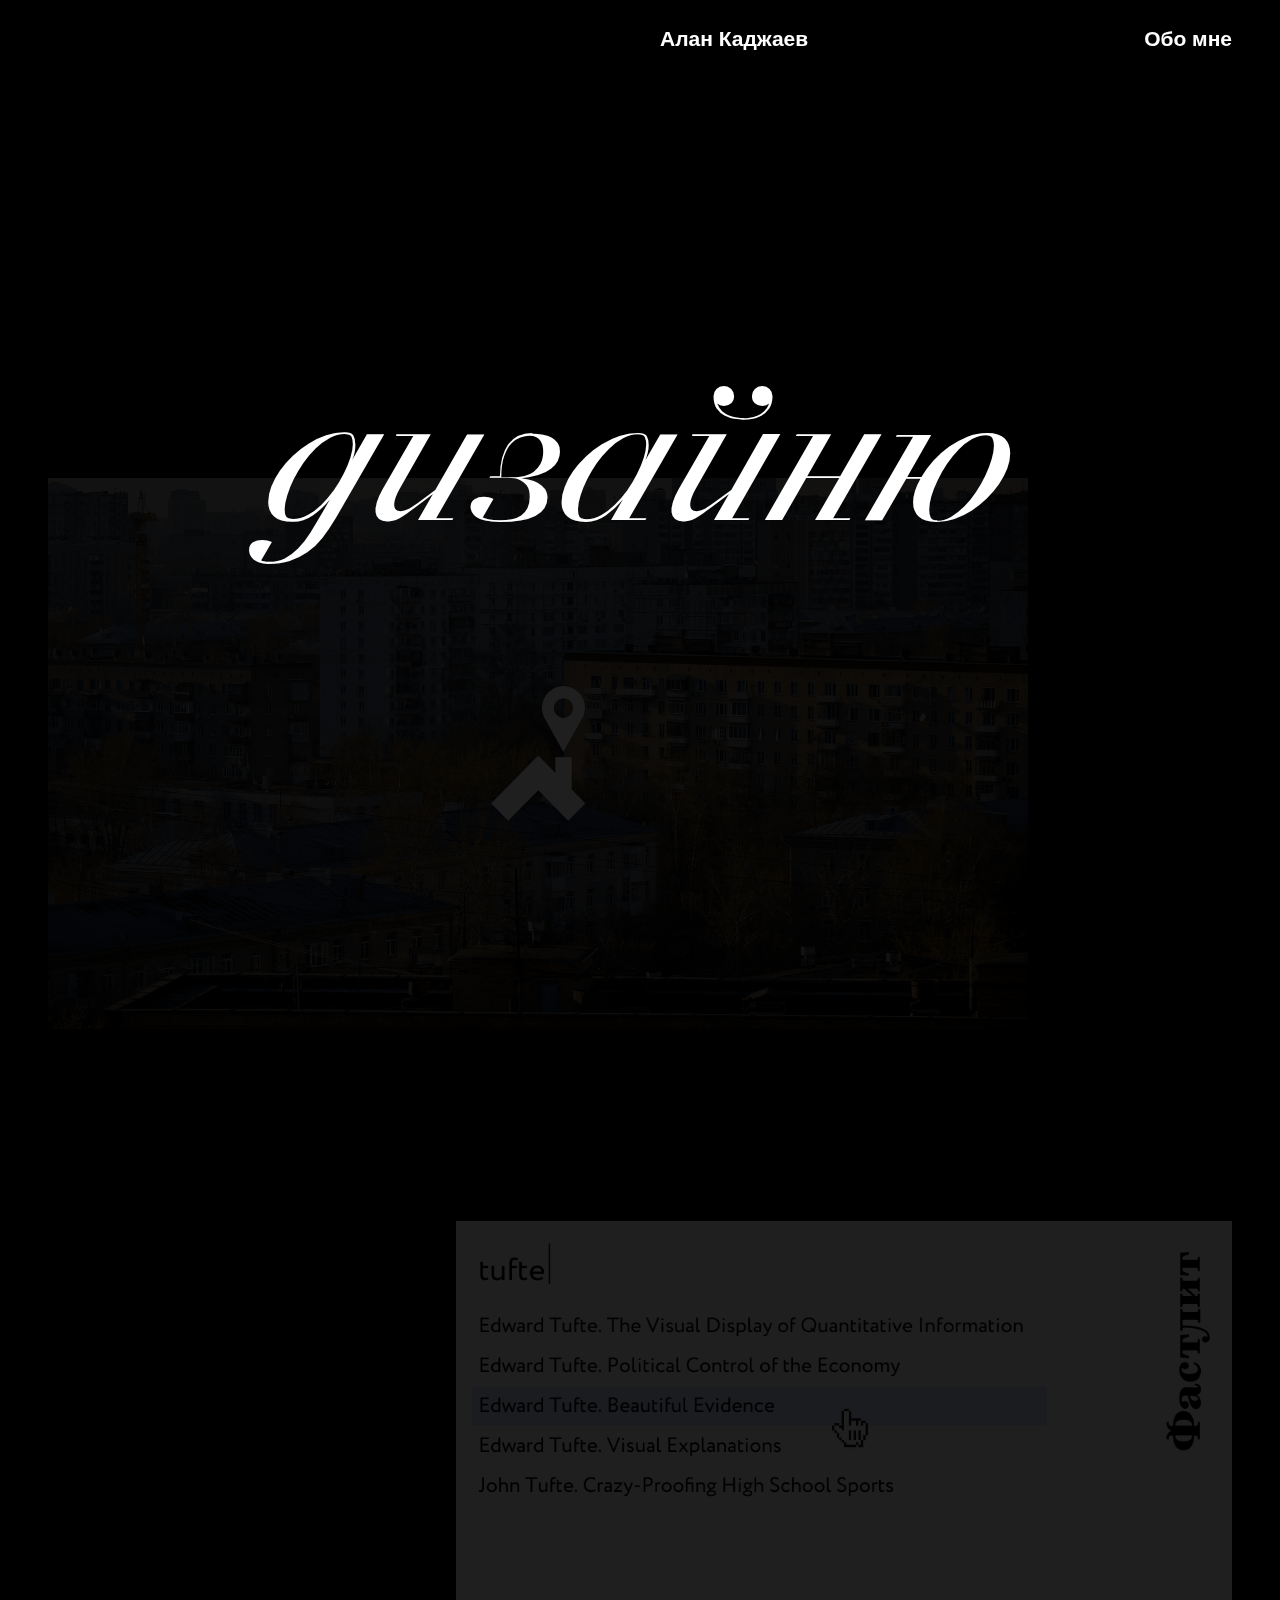
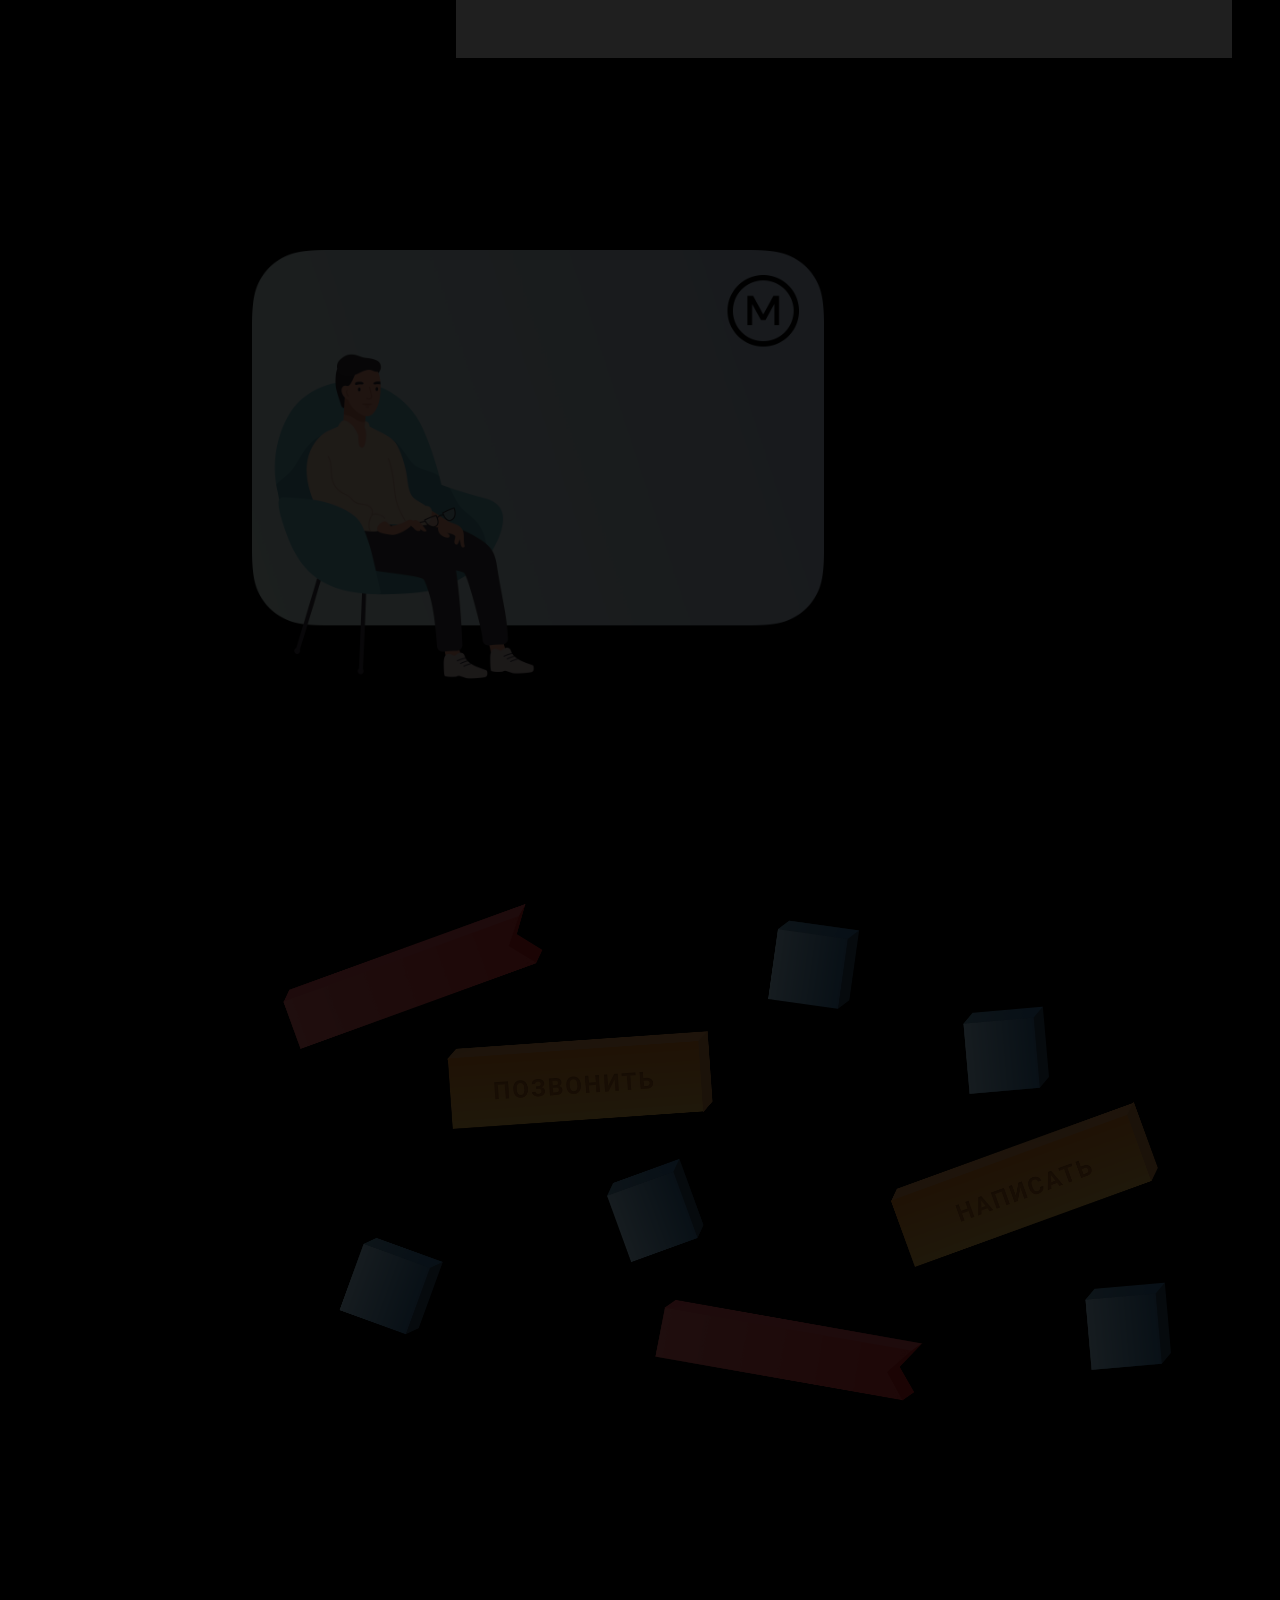
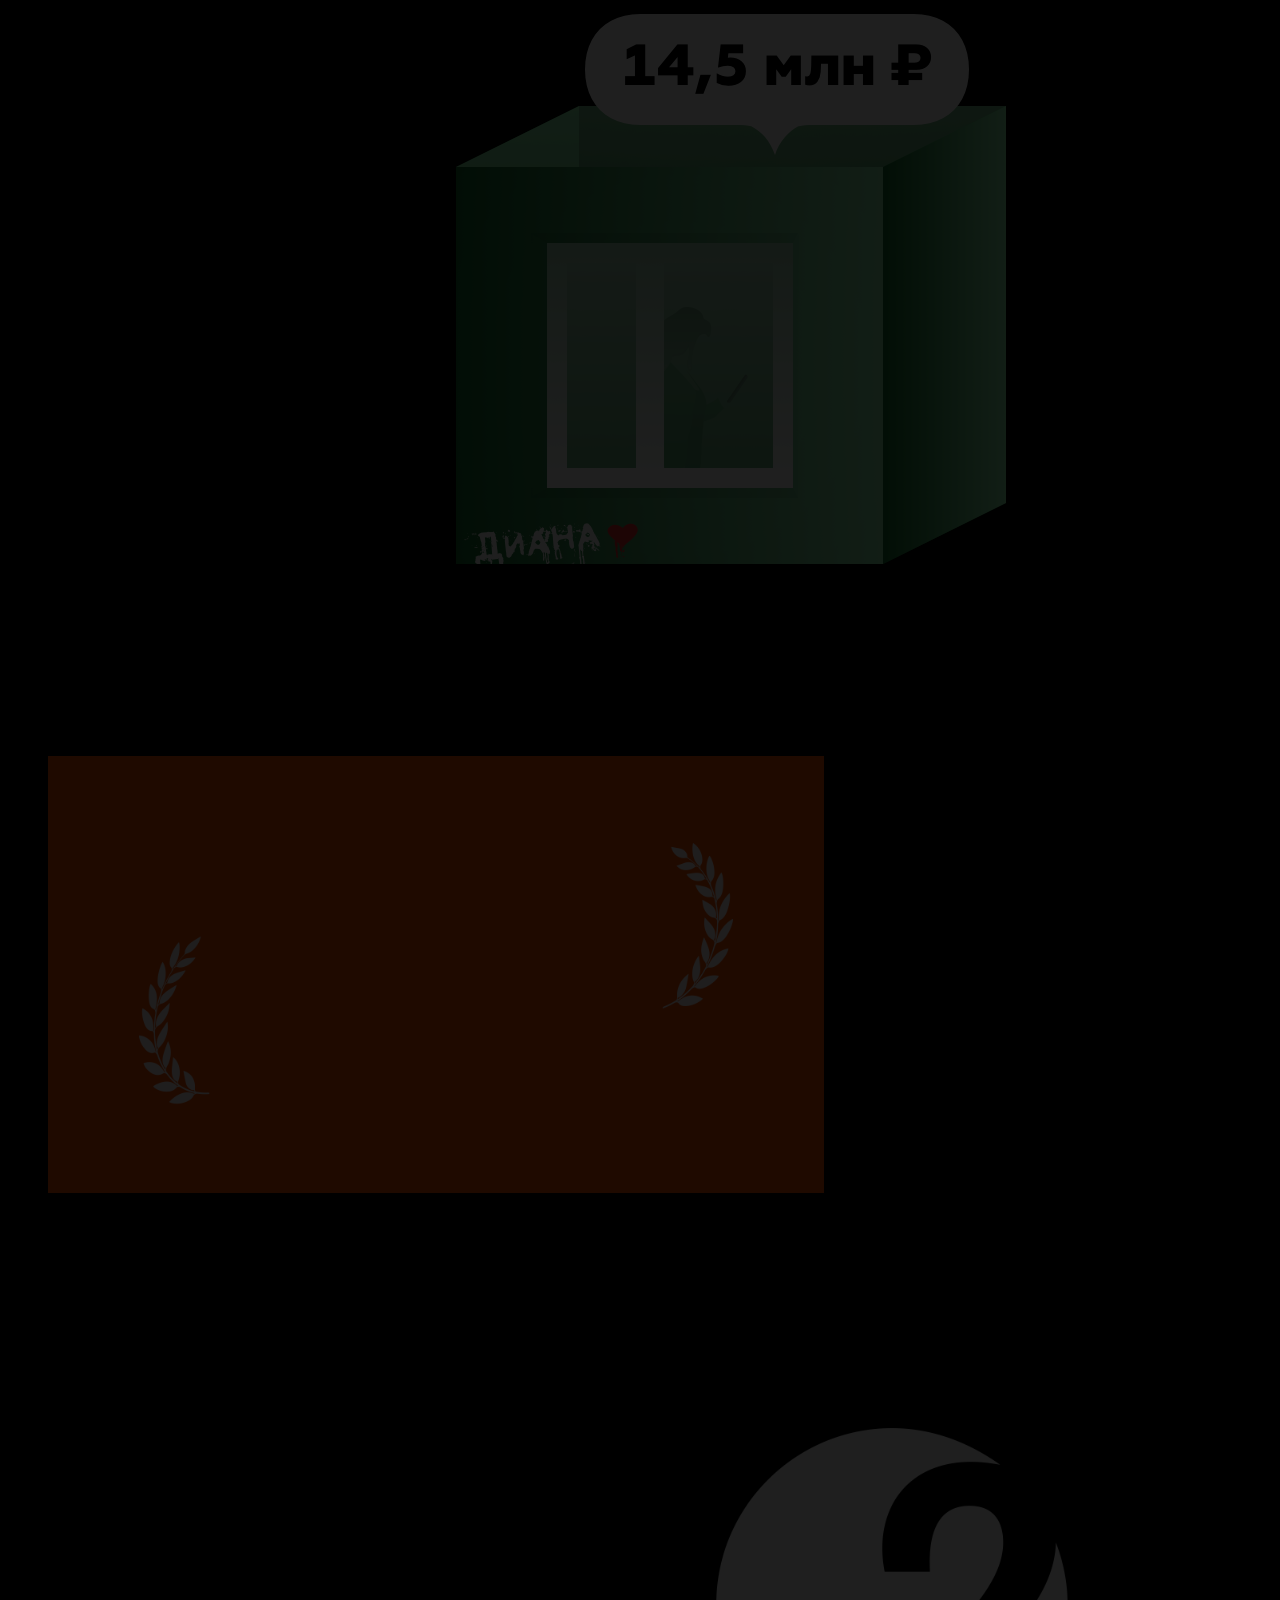
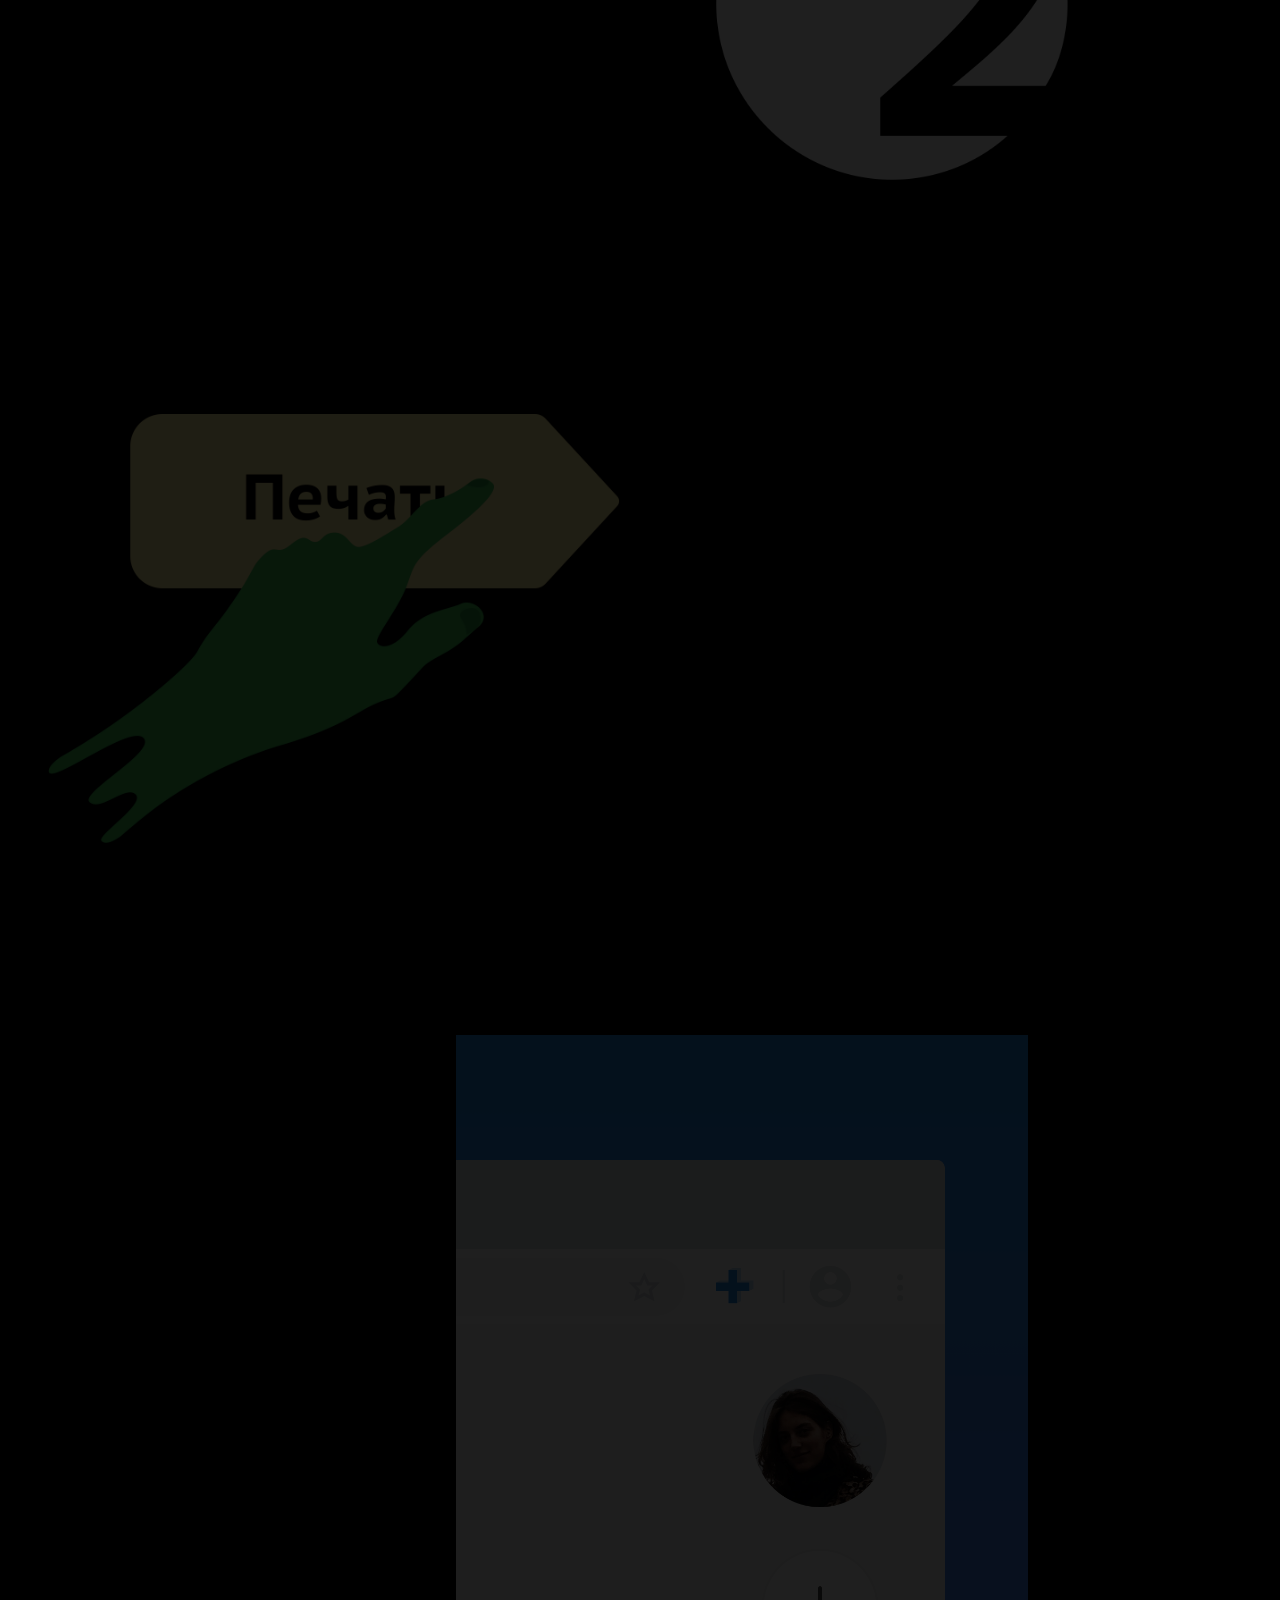
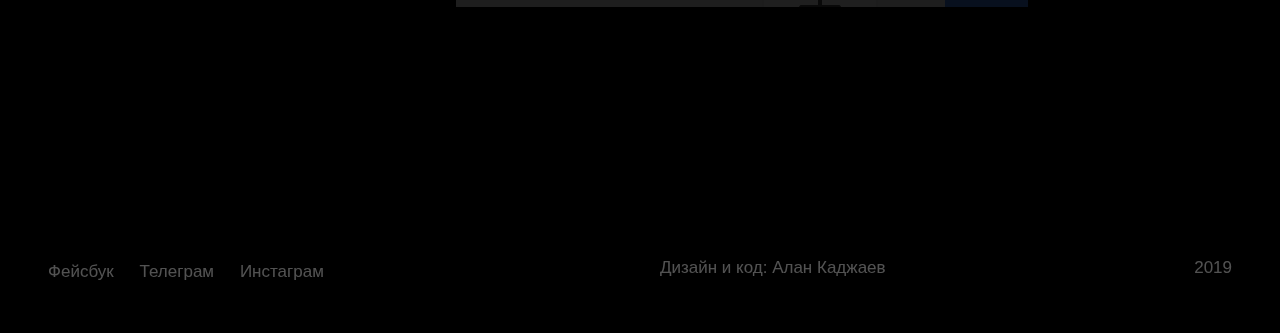
<file: index.html>
<!--

В Яндекс вышел я работать
Стал совсем уж мужиком
Мама шепчет мне под ушко
Не стань, сына, мудаком

-->
<!DOCTYPE html>
<html>
  <head>
    <meta charset="utf-8">
    <meta name="viewport" content="width=device-width, initial-scale=1">
    <title>Дизайнер Алан Каджаев</title>
    <link href="css/style.css" rel="stylesheet">
    <script src="https://ajax.googleapis.com/ajax/libs/jquery/2.1.4/jquery.min.js">
    </script>
  </head>

  <body>
    <div class="wrapper">

      <header class="site-header">
        <nav class="site-header__nav">
          <p class="site-header__date site-header__date--fix">2019</p>
          <a class="site-header--4-6 site-header__link site-header__link--active">Алан Каджаев</a>
          <a href="about.html" class="site-header--6-7 site-header__link">Обо мне</a>
        </nav>
        <h1 class="site-header__heading">дизайню</h1>
      </header>

      <main class="content">
        <div class="content__col-1-6">
          <a href="/cian.html" class="content__img">
            <picture>
              <source media="(min-width:1024px)" srcset="img/cian/cian-desktop.png">

              <source media="(max-width:699px)" srcset=" img/cian/cian-mobile.png">

              <img src="img/cian/cian-desktop.png" alt="Циан по-новому">
            </picture>
          </a>
        </div>
        <div class="content__col-3-7">
          <a href="/fastlit.html" class="content__img">
            <picture>
              <source media="(min-width:1024px)" srcset="img/fastlit/fastlit-desktop.png">

              <source media="(max-width:699px)" srcset="img/fastlit/fastlit-mobile.png">

              <img src="img/fastlit/fastlit-desktop.png" alt="Сервис «Фастлит»">
            </picture>
          </a>
        </div>
        <div class="content__col-2-5">
          <a href="/meta.html" class="content__img">
          <picture>
            <source media="(min-width:1024px)" srcset="img/meta/meta-desktop.png">

            <source media="(max-width:699px)" srcset="img/meta/meta-mobile.png">

            <img src="img/meta/meta-desktop.png" alt="Сервис «Мета»">
          </picture>
          </a>
        </div>
        <div class="content__col-2-7">
          <a href="/builders.html" class="content__img">
            <picture>
              <source media="(min-width:1024px)" srcset="img/cian/cian-builders-desktop.png">

              <source media="(max-width:699px)" srcset=" img/cian/cian-builders-mobile.png">

              <img src="img/cian/cian-builders-desktop.png" alt="Экран жилого комплекса и выдача">
            </picture>
          </a>
        </div>
        <div class="content__col-3-6">
          <a href="/master.html" class="content__img">
            <picture>
              <source media="(min-width:1024px)" srcset="img/cian/master-desktop.png">

              <source media="(max-width:699px)" srcset="img/cian/master-mobile.png">

              <img src="img/cian/master-desktop.png" alt="Инструмент выбора квартир" lazyload="on">
            </picture>
          </a>
        </div>
        <div class="content__col-1-5">
          <a href="/kino.html" class="content__img">
            <picture>
              <source media="(min-width:1024px)" srcset="img/kino/kino-desktop.png">

              <source media="(max-width:699px)" srcset=" img/kino/kino-mobile.png">

              <img src="img/kino/kino-desktop.png" alt="КиноПоиск">
            </picture>
          </a>
        </div>
        <div class="content__col-3-7">
          <a href="/2gis.html" class="content__img">
            <picture>
              <source media="(min-width:1024px)" srcset="img/2gis/2gis-desktop.png">

              <source media="(max-width:699px)" srcset=" img/2gis/2gis-mobile.png">

              <img src="img/2gis/2gis-desktop.png" alt="В 2ГИС">
            </picture>
          </a>
        </div>
        <div class="content__col-1-4">
          <a href="/terminal.html" class="content__img">
            <picture>
              <source media="(min-width:1024px)" srcset="img/terminal/terminal-desktop.png">

              <source media="(max-width:699px)" srcset=" img/terminal/terminal-mobile.png">

              <img src="img/terminal/terminal-desktop.png" alt="Терминал">
            </picture>
          </a>
        </div>
        <div class="content__col-3-6">
          <a href="/deal.html" class="content__img">
            <picture>
              <source media="(min-width:1024px)" srcset="img/cian/cian-deal-desktop.png">

              <source media="(max-width:699px)" srcset=" img/cian/cian-deal-mobile.png">

              <img src="img/cian/cian-deal-desktop.png" alt="Админка для консультантов">
            </picture>
          </a>
        </div>
      </main>

      <footer class="site-footer">
        <div class="site-footer--1-4">
          <a href="" class="site-footer__link">Фейсбук</a>
          <a href="" class="site-footer__link">Телеграм</a>
          <a href="" class="site-footer__link">Инстаграм</a>
        </div>

        <div class="site-footer--4-6">
          <p class="site-footer__text">Дизайн и&nbsp;код: Алан Каджаев</p>
        </div>

        <div class="site-footer--6-7">
          <p class="site-footer__text site-footer__text--date">2019</p>
        </div>
      </footer>

    </div>

    <script src="js/script.js"></script>
  </body>
</html>
</file>
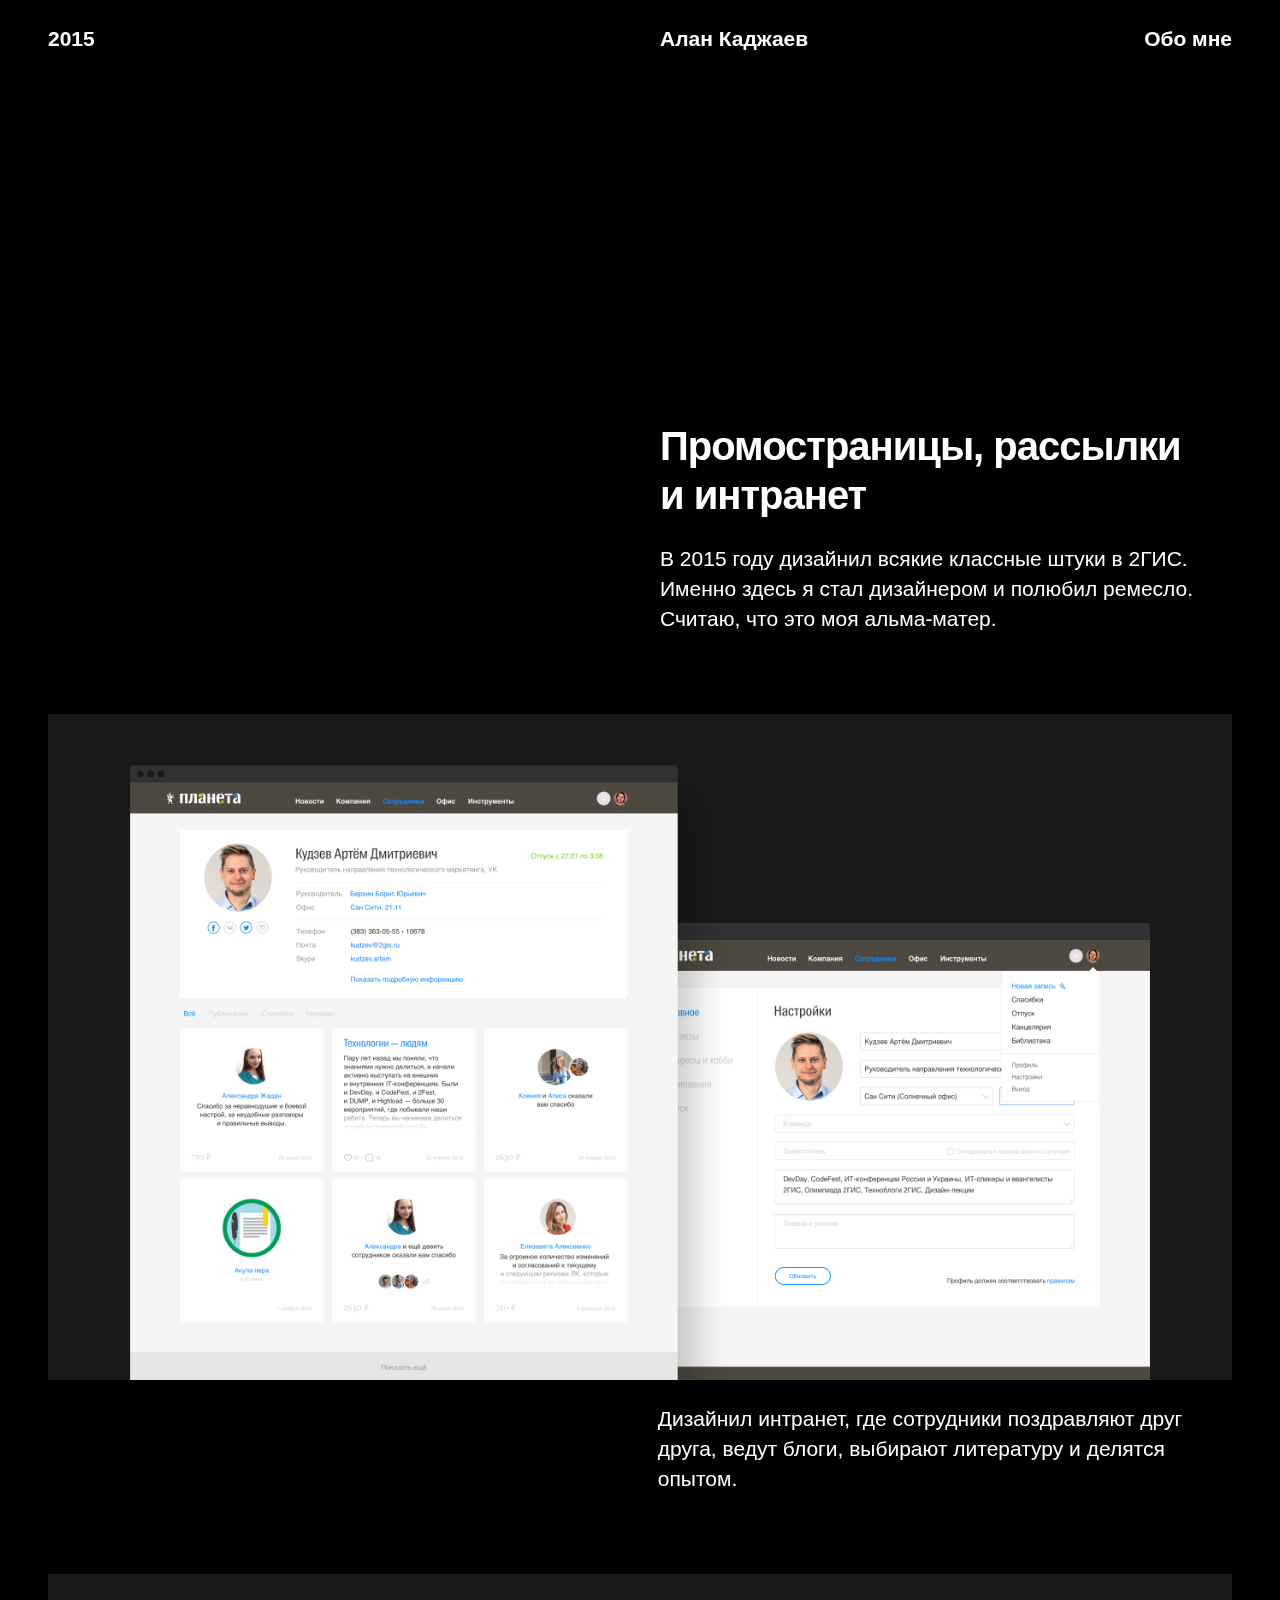
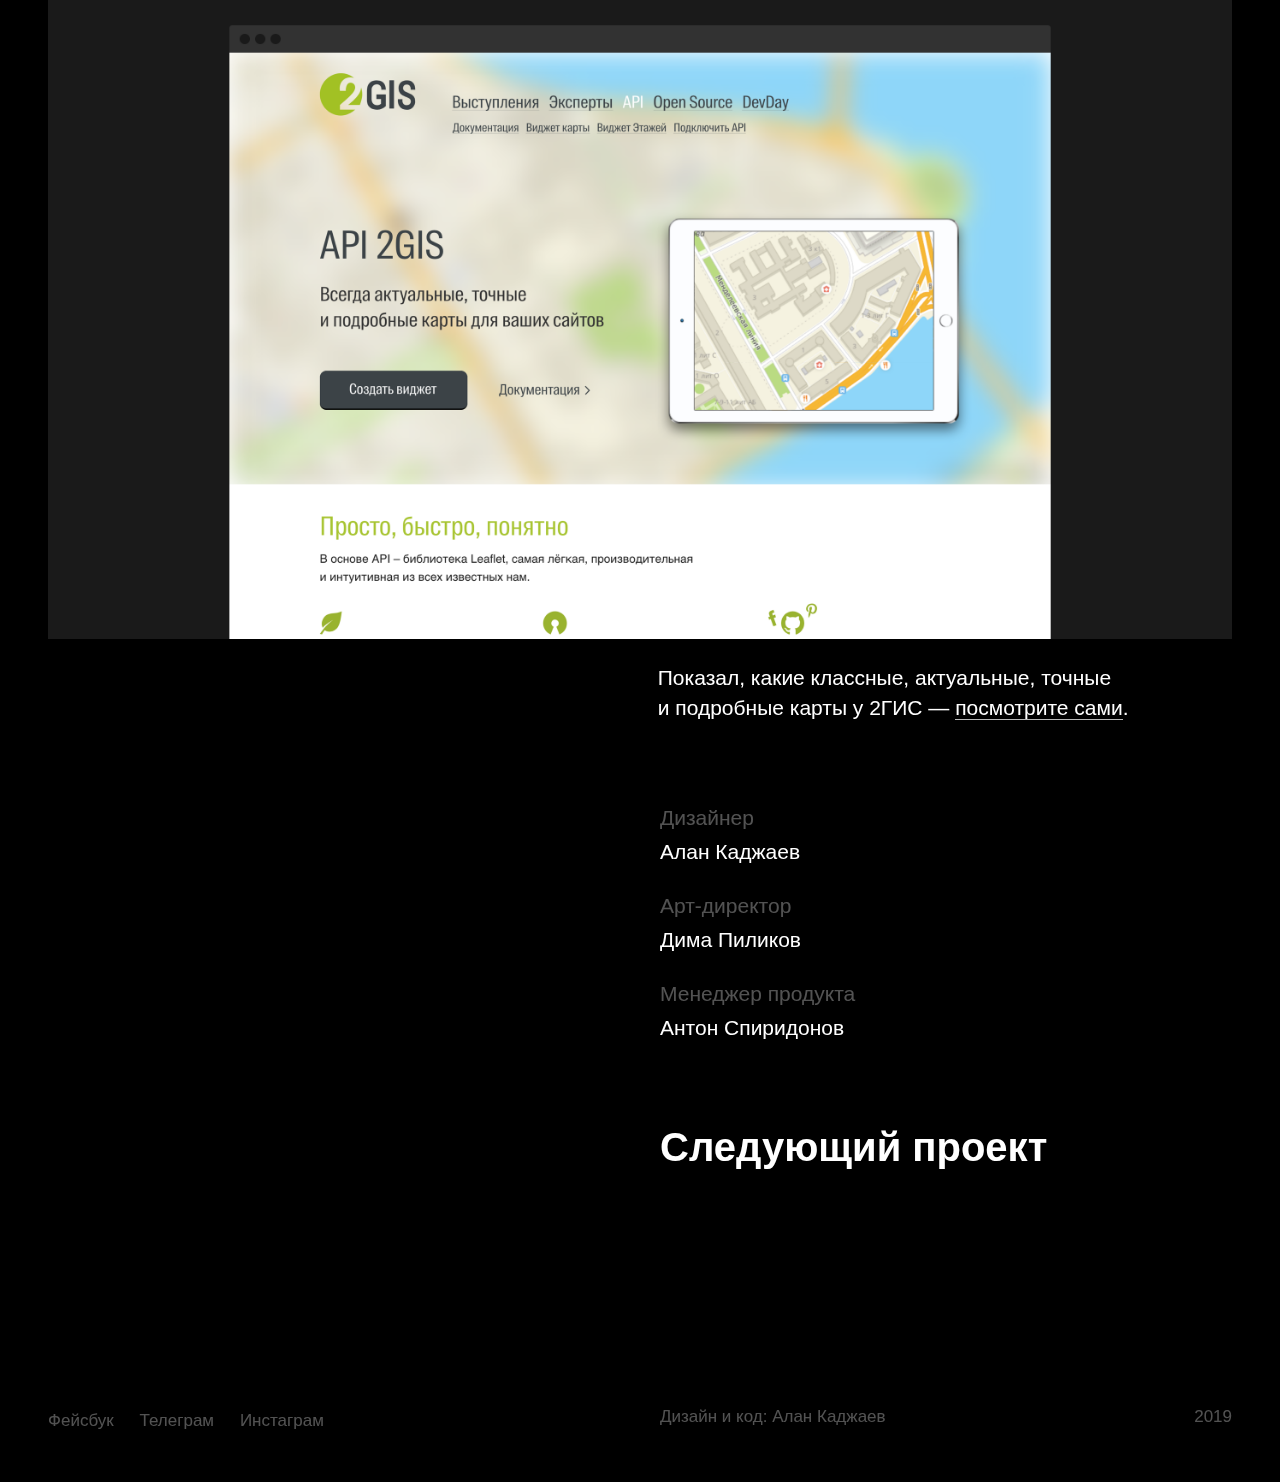
<file: 2gis.html>
<!DOCTYPE html>
<html>
  <head>
    <meta charset="utf-8">
    <meta name="viewport" content="width=device-width, initial-scale=1">
    <title>Дизайнер Алан Каджаев</title>
    <link href="css/style.css" rel="stylesheet">
    <script src="https://ajax.googleapis.com/ajax/libs/jquery/2.1.4/jquery.min.js">
    </script>
  </head>

  <body>
    <div class="wrapper">
      <header class="site-header">
        <nav class="site-header__nav">
          <p class="site-header__date">2015</p>
          <a href="/index.html" class="site-header--4-6 site-header__link">Алан Каджаев</a>
          <a href="/about.html" class="site-header--6-7 site-header__link">Обо мне</a>
        </nav>
      </header>

      <main class="project">
        <div class="project__col-4-7">
          <h2 class="project__heading">Промостраницы, рассылки и&nbsp;интранет</h2>
          <p class="project__lead">В&nbsp;2015 году дизайнил всякие классные штуки в&nbsp;2ГИС. Именно здесь я&nbsp;стал дизайнером и&nbsp;полюбил ремесло. Считаю, что это моя альма-матер.</p>
        </div>
        <div class="project__col-1-7">
          <img src="img/2gis/2gis-planeta.png" alt="Интранет" class="project__img">
          <p class="project__text">Дизайнил интранет, где сотрудники поздравляют друг друга, ведут блоги, выбирают литературу и&nbsp;делятся опытом.</p>
        </div>
        <div class="project__col-1-7">
          <img src="img/2gis/2gis-api.png" alt="Промостраница API" class="project__img">
          <p class="project__text">Показал, какие классные, актуальные, точные и&nbsp;подробные карты у&nbsp;2ГИС — <a href="http://api.2gis.ru/" class="link">посмотрите сами</a>.</p>
        </div>
        <div class="project__col-4-7">
          <h3 class="project__subheading">Дизайнер</h3>
          <p class="project__names">Алан Каджаев</p>

          <h3 class="project__subheading">Арт-директор</h3>
          <p class="project__names">Дима Пиликов</p>

          <h3 class="project__subheading">Менеджер продукта</h3>
          <p class="project__names">Антон Спиридонов</p>
        </div>

        <div class="project__col-4-7">
          <a href="terminal.html" class="project__nav">Следующий проект</a>
        </div>
      </main>

      <footer class="site-footer">
        <div class="site-footer--1-4">
          <a href="" class="site-footer__link">Фейсбук</a>
          <a href="" class="site-footer__link">Телеграм</a>
          <a href="" class="site-footer__link">Инстаграм</a>
        </div>

        <div class="site-footer--4-6">
          <p class="site-footer__text">Дизайн и&nbsp;код: Алан Каджаев</p>
        </div>

        <div class="site-footer--6-7">
          <p class="site-footer__text site-footer__text--date">2019</p>
        </div>
      </footer>
    </div>
  </body>
</html>
</file>
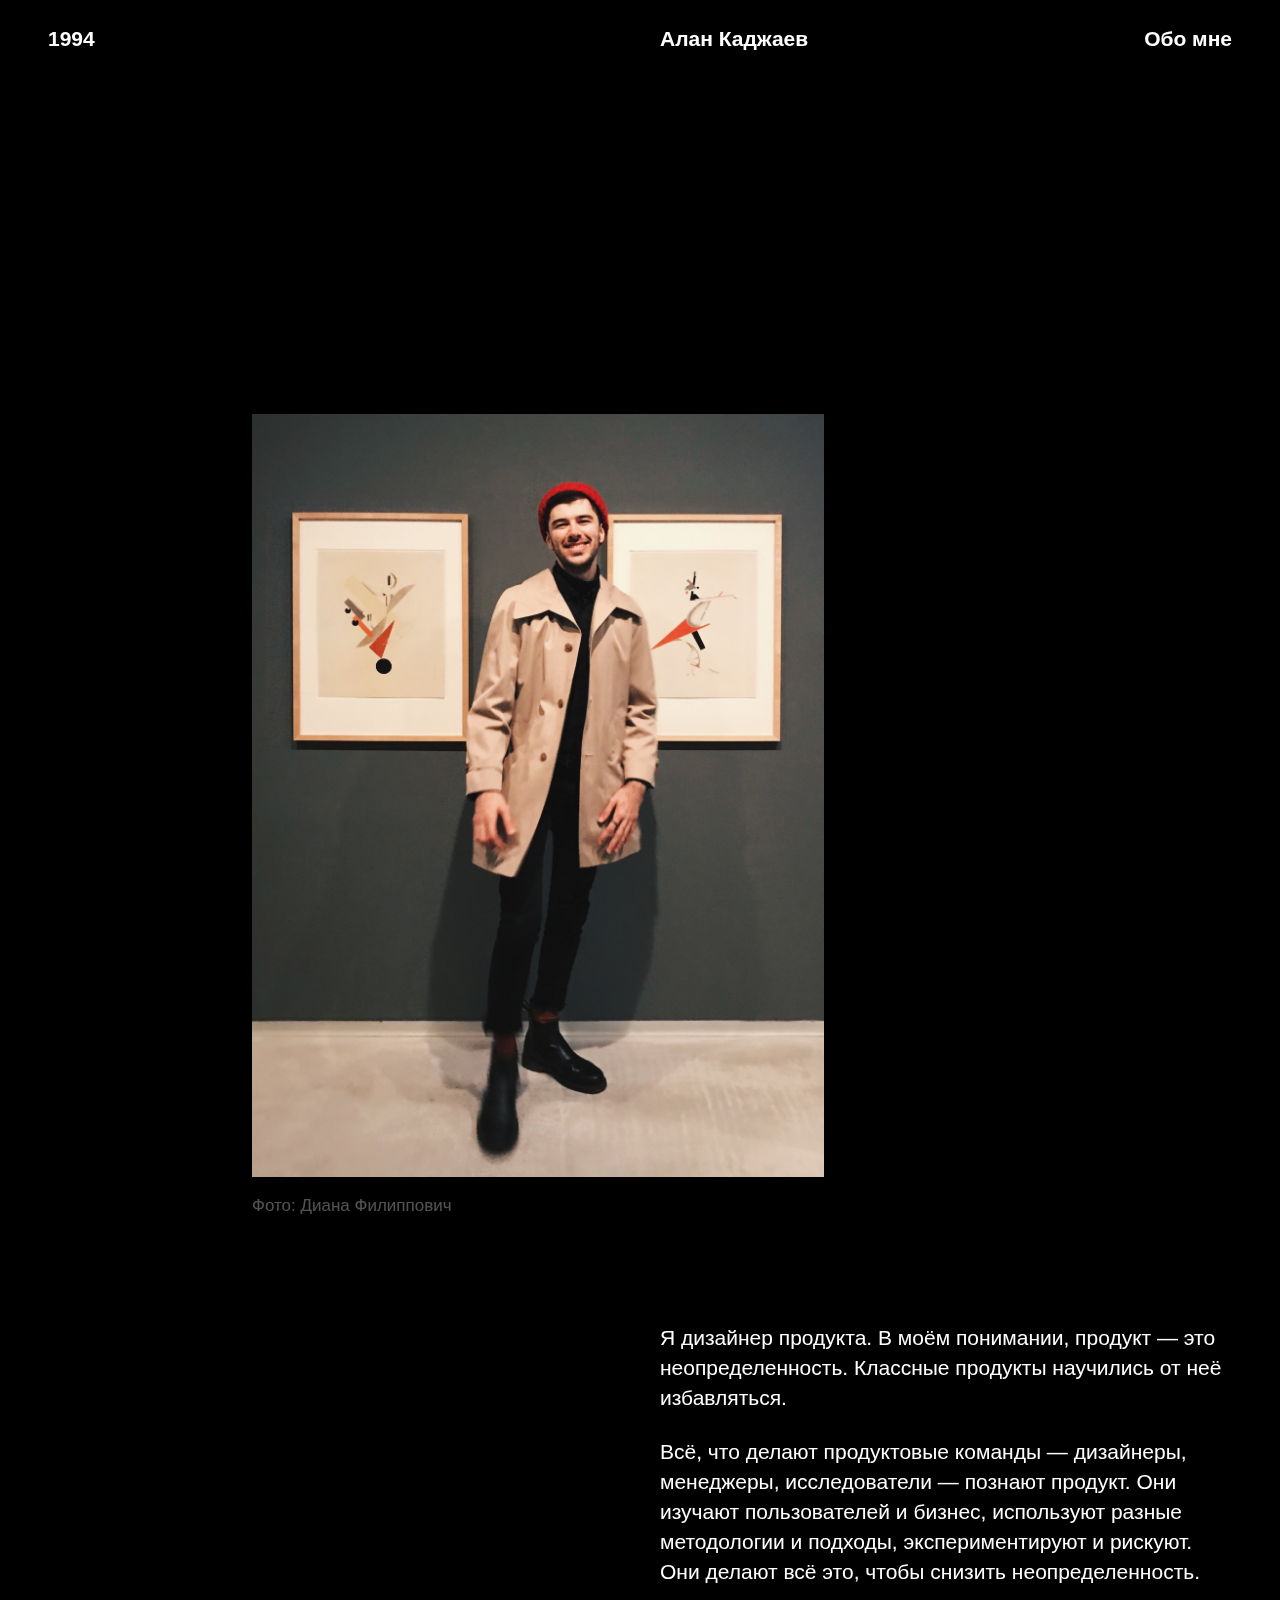
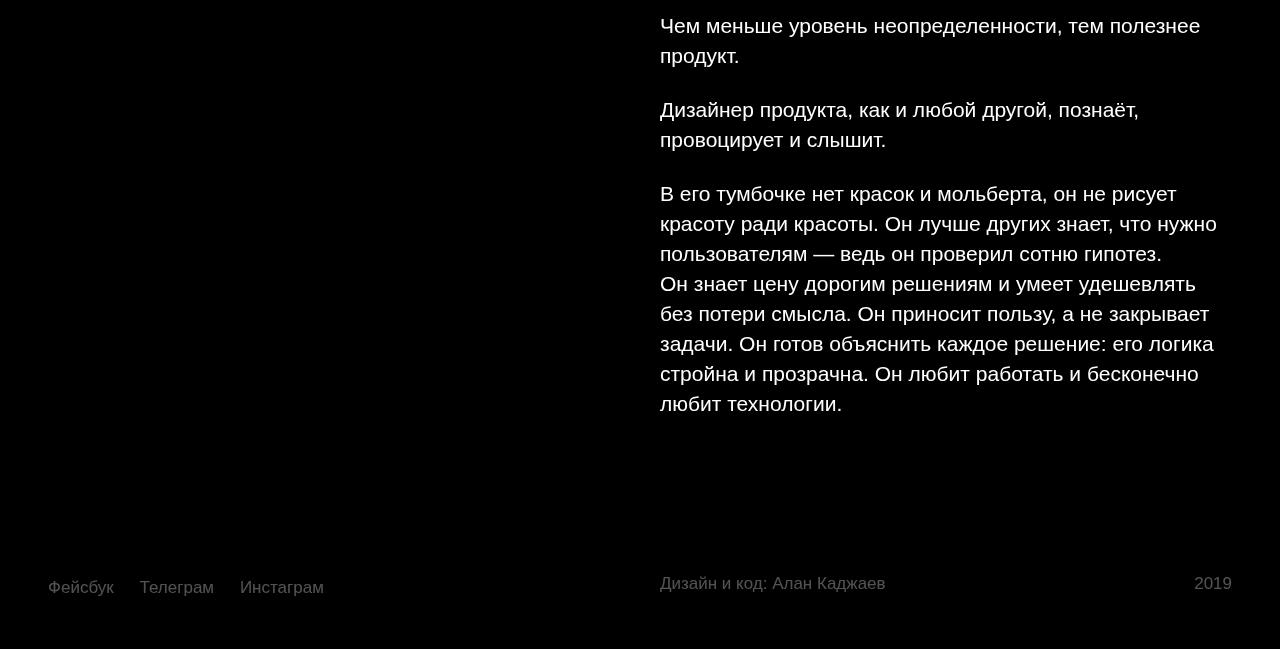
<file: about.html>
<!DOCTYPE html>
<html>
  <head>
    <meta charset="utf-8">
    <meta name="viewport" content="width=device-width, initial-scale=1">
    <title>Дизайнер Алан Каджаев</title>
    <link href="css/style.css" rel="stylesheet">
    <script src="https://ajax.googleapis.com/ajax/libs/jquery/2.1.4/jquery.min.js">
    </script>
  </head>

  <body>
    <div class="wrapper">
      <header class="site-header">
        <nav class="site-header__nav">
          <p class="site-header__date">1994</p>
          <a href="http://kdzhv.ru/" class="site-header--4-6 site-header__link">Алан Каджаев</a>
          <a class="site-header--6-7 site-header__link site-header__link--active">Обо мне</a>
        </nav>
      </header>

      <main class="project">
        <div class="project__col-2-5">
          <img src="img/photo.jpg" alt="Моя фотография" class="project__img">
          <p class="project__copyright">Фото: Диана Филиппович</p>
        </div>

        <div class="project__col-4-7">
          <p class="project__lead">Я&nbsp;дизайнер продукта.

          В&nbsp;моём понимании, продукт&nbsp;&mdash; это неопределенность. Классные продукты научились от&nbsp;неё избавляться.</p>

          <p class="project__lead">Всё, что делают продуктовые команды&nbsp;&mdash; дизайнеры, менеджеры, исследователи&nbsp;&mdash; познают продукт. Они изучают пользователей и&nbsp;бизнес, используют разные методологии и&nbsp;подходы, экспериментируют и&nbsp;рискуют. Они делают всё это, чтобы снизить неопределенность.</p>

          <p class="project__lead">Чем меньше уровень неопределенности, тем полезнее продукт.</p>

          <p class="project__lead">Дизайнер продукта, как и&nbsp;любой другой, познаёт, провоцирует и&nbsp;слышит.</p>

          <p class="project__lead" style="margin-bottom:80px;">В&nbsp;его тумбочке нет красок и&nbsp;мольберта, он&nbsp;не&nbsp;рисует красоту ради красоты. Он&nbsp;лучше других знает, что нужно пользователям&nbsp;&mdash; ведь он&nbsp;проверил сотню гипотез. Он&nbsp;знает цену дорогим решениям и&nbsp;умеет удешевлять без потери смысла. Он&nbsp;приносит пользу, а&nbsp;не&nbsp;закрывает задачи. Он&nbsp;готов объяснить каждое решение: его логика стройна и&nbsp;прозрачна. Он&nbsp;любит работать и&nbsp;бесконечно любит технологии.</p>
        </div>

        <div class="project__col-4-7" style="display:none">
          <a href="index.html" class="project__nav">Проекты</a>
        </div>
      </main>

      <footer class="site-footer">
        <div class="site-footer--1-4">
          <a href="" class="site-footer__link">Фейсбук</a>
          <a href="" class="site-footer__link">Телеграм</a>
          <a href="" class="site-footer__link">Инстаграм</a>
        </div>

        <div class="site-footer--4-6">
          <p class="site-footer__text">Дизайн и&nbsp;код: Алан Каджаев</p>
        </div>

        <div class="site-footer--6-7">
          <p class="site-footer__text site-footer__text--date">2019</p>
        </div>
      </footer>

    </div>
  </body>
</html>
</file>
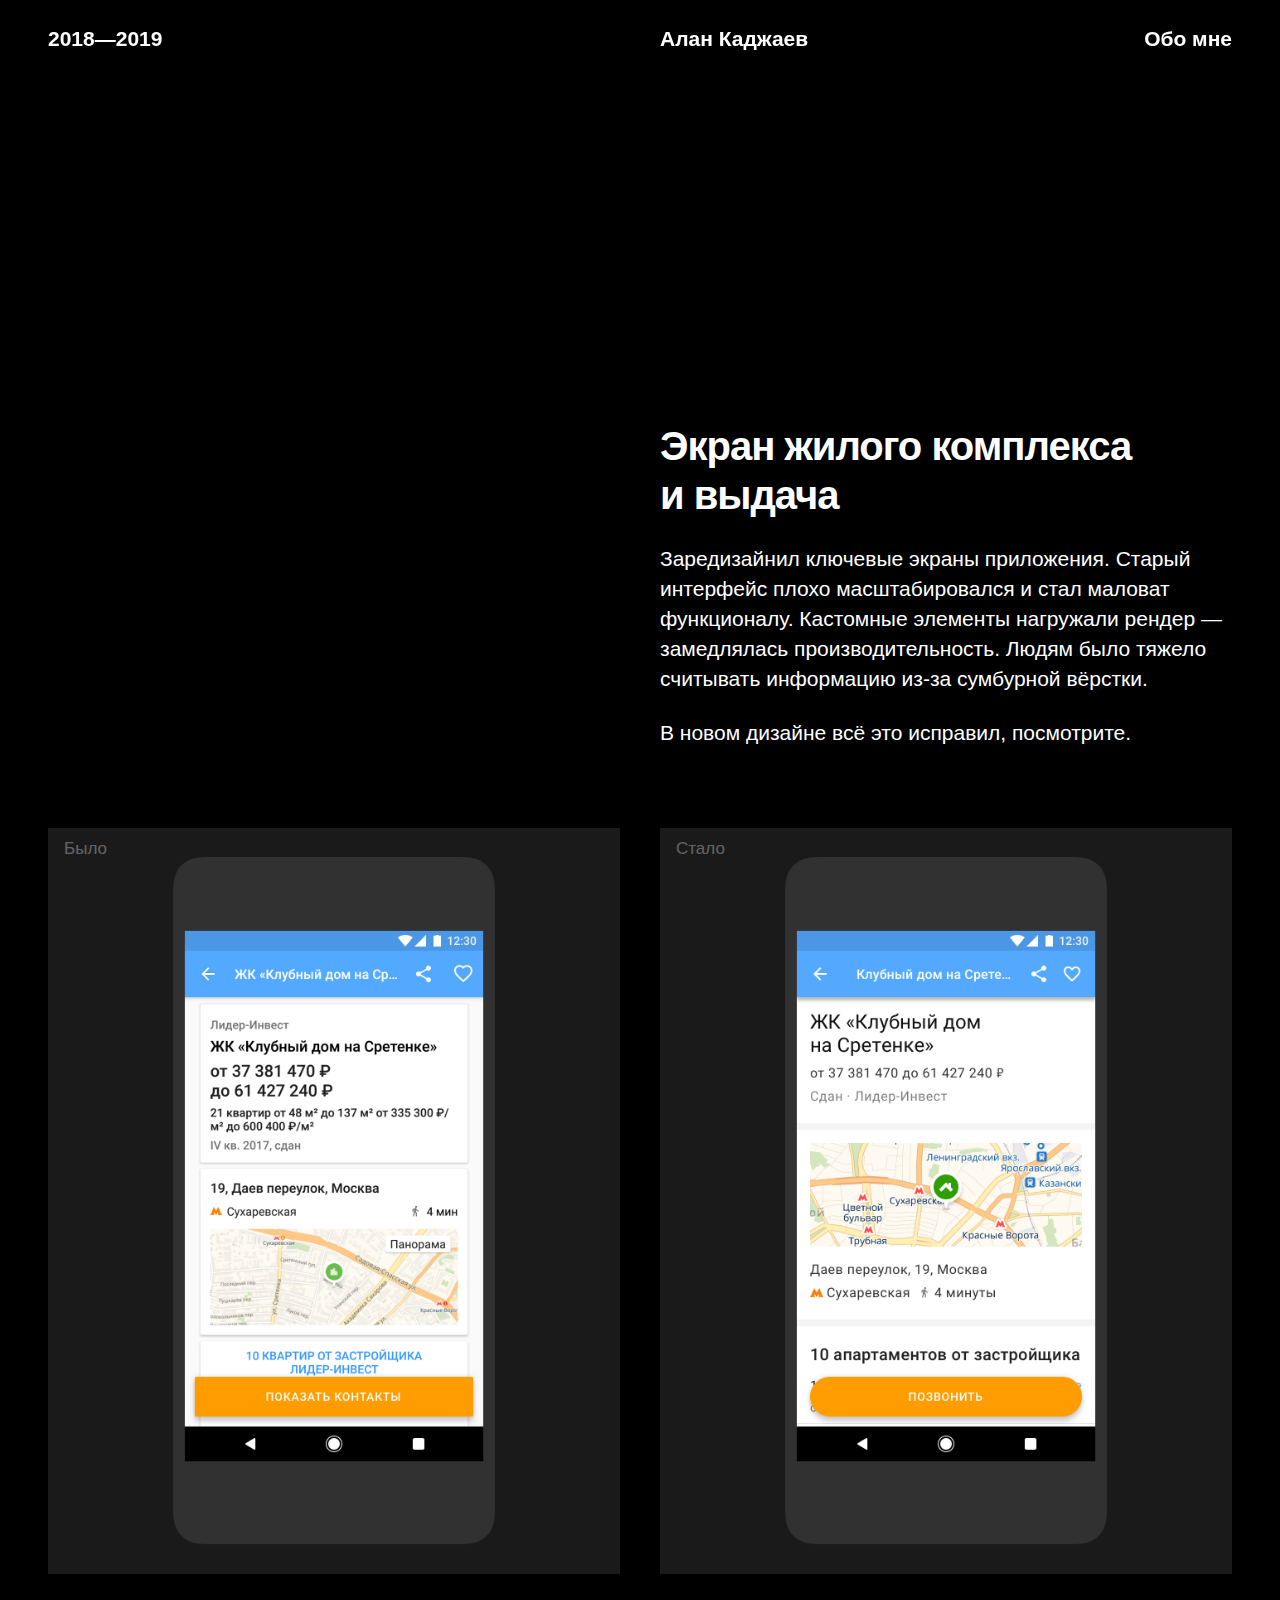
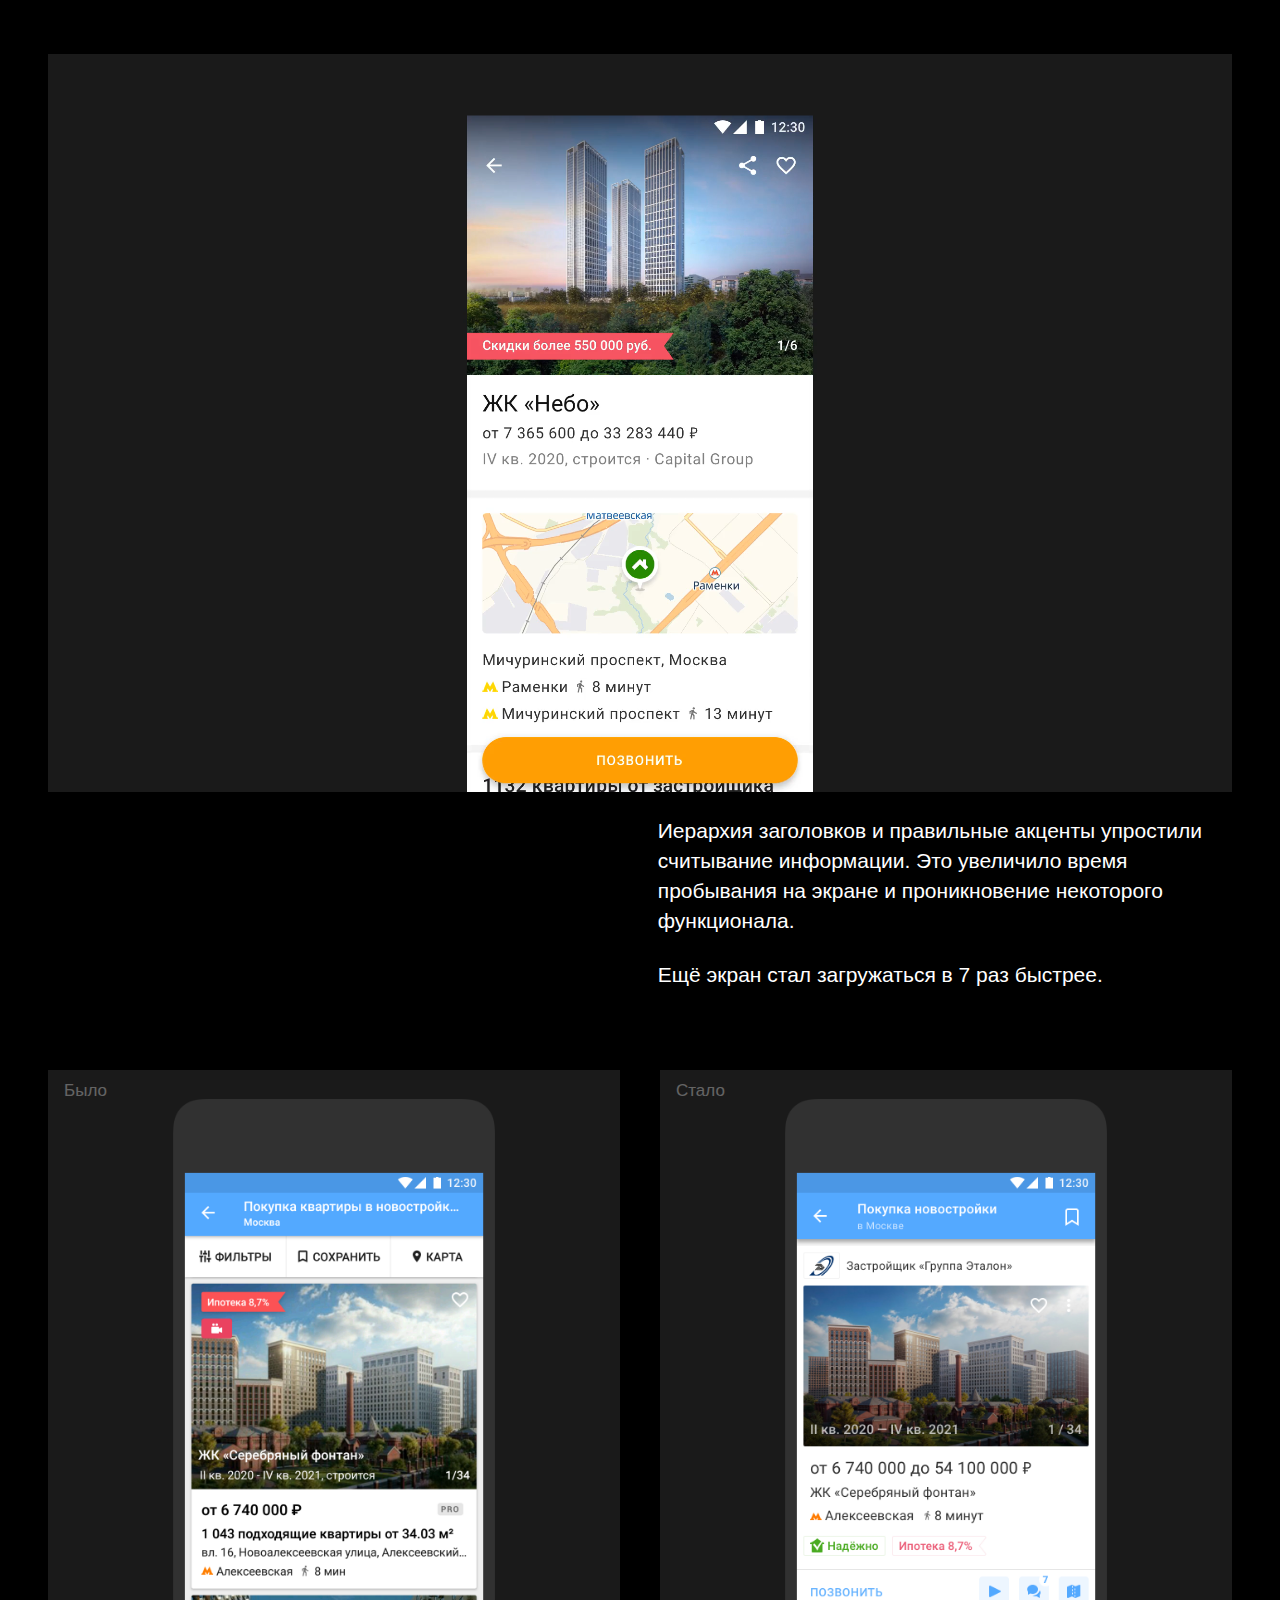
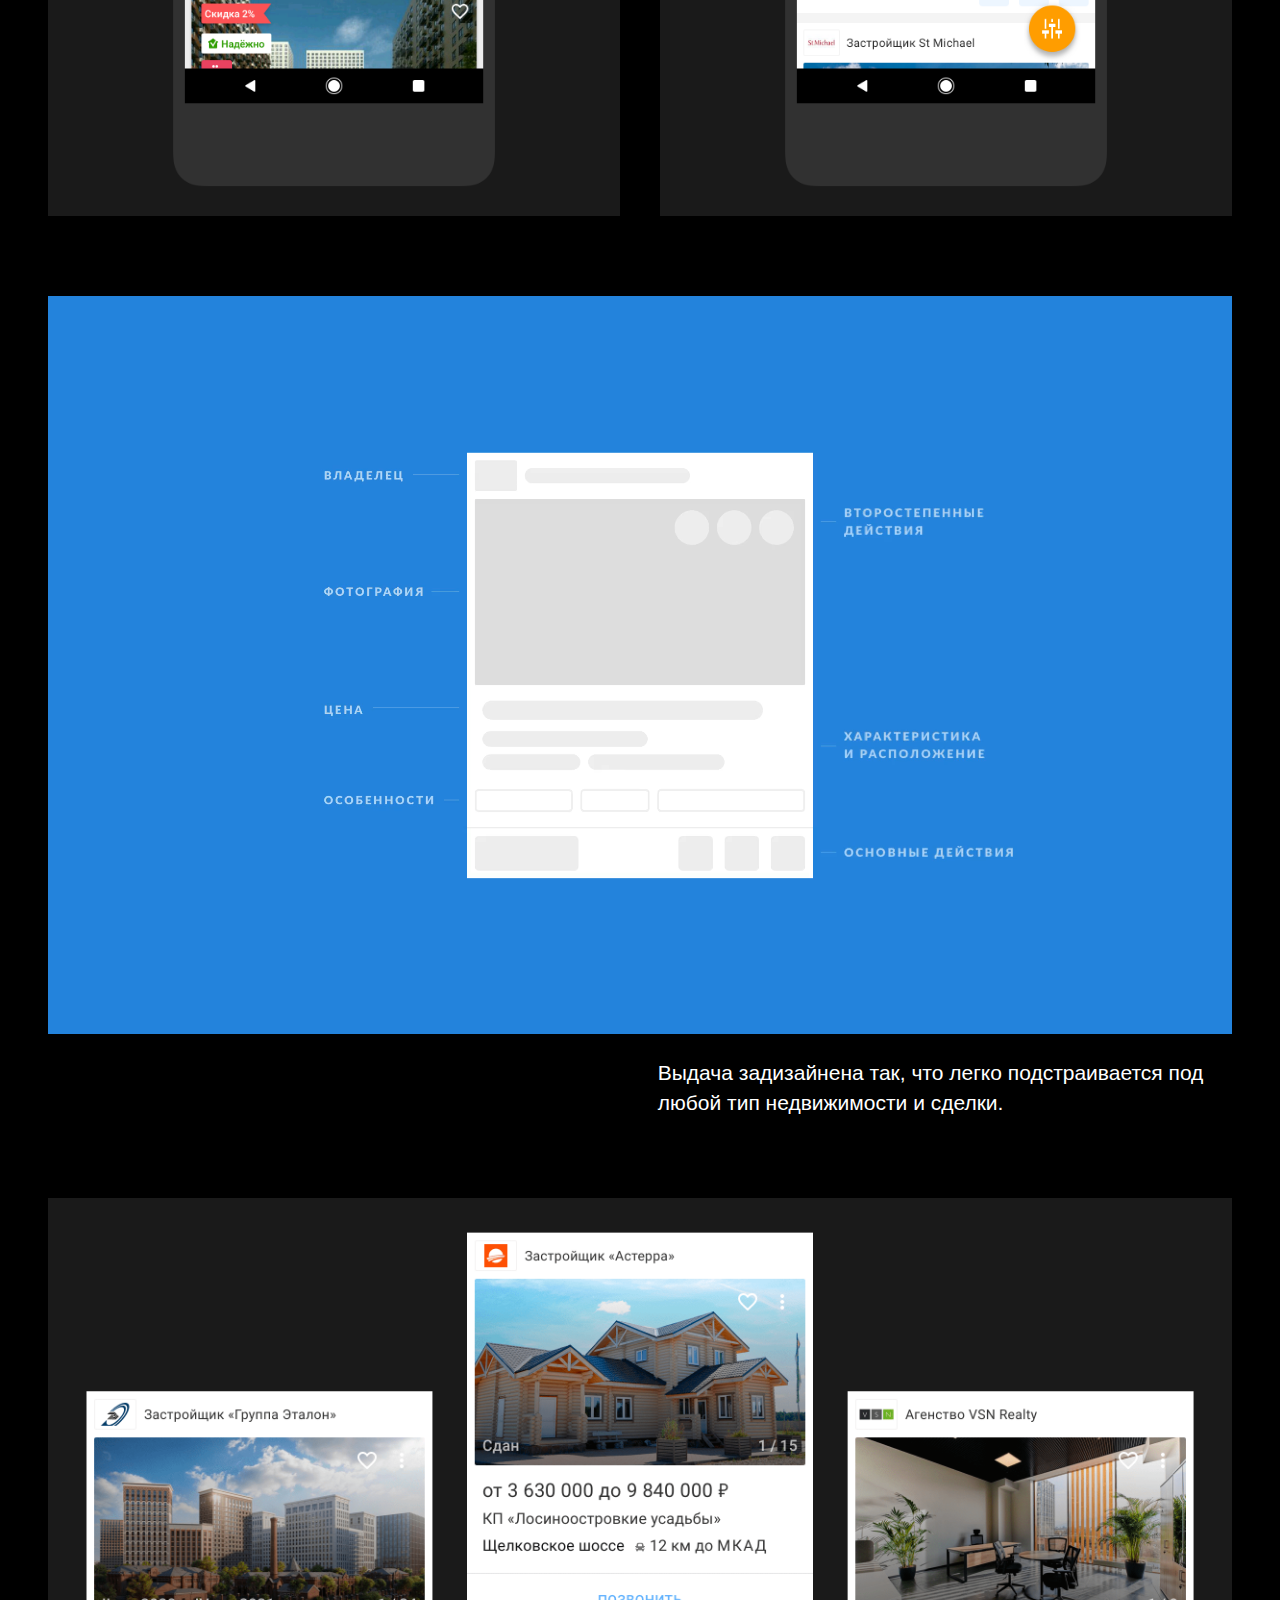
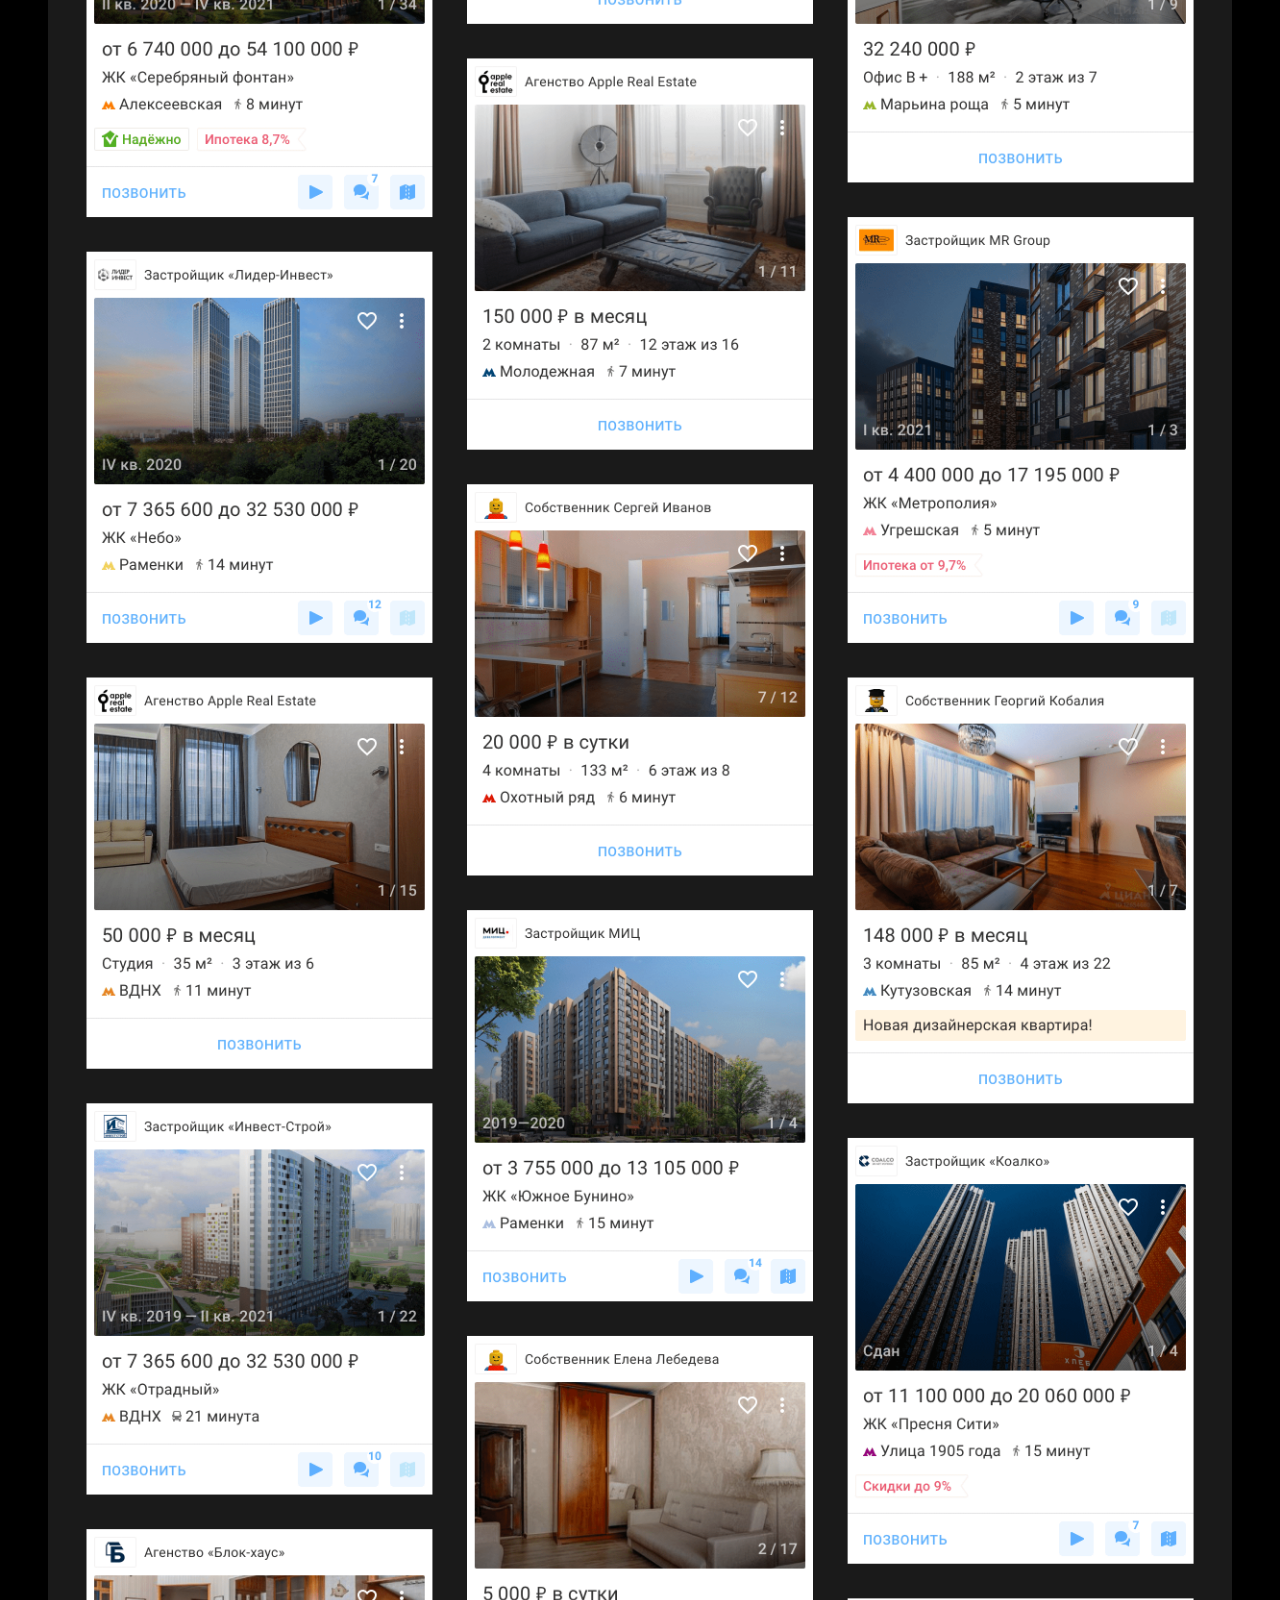
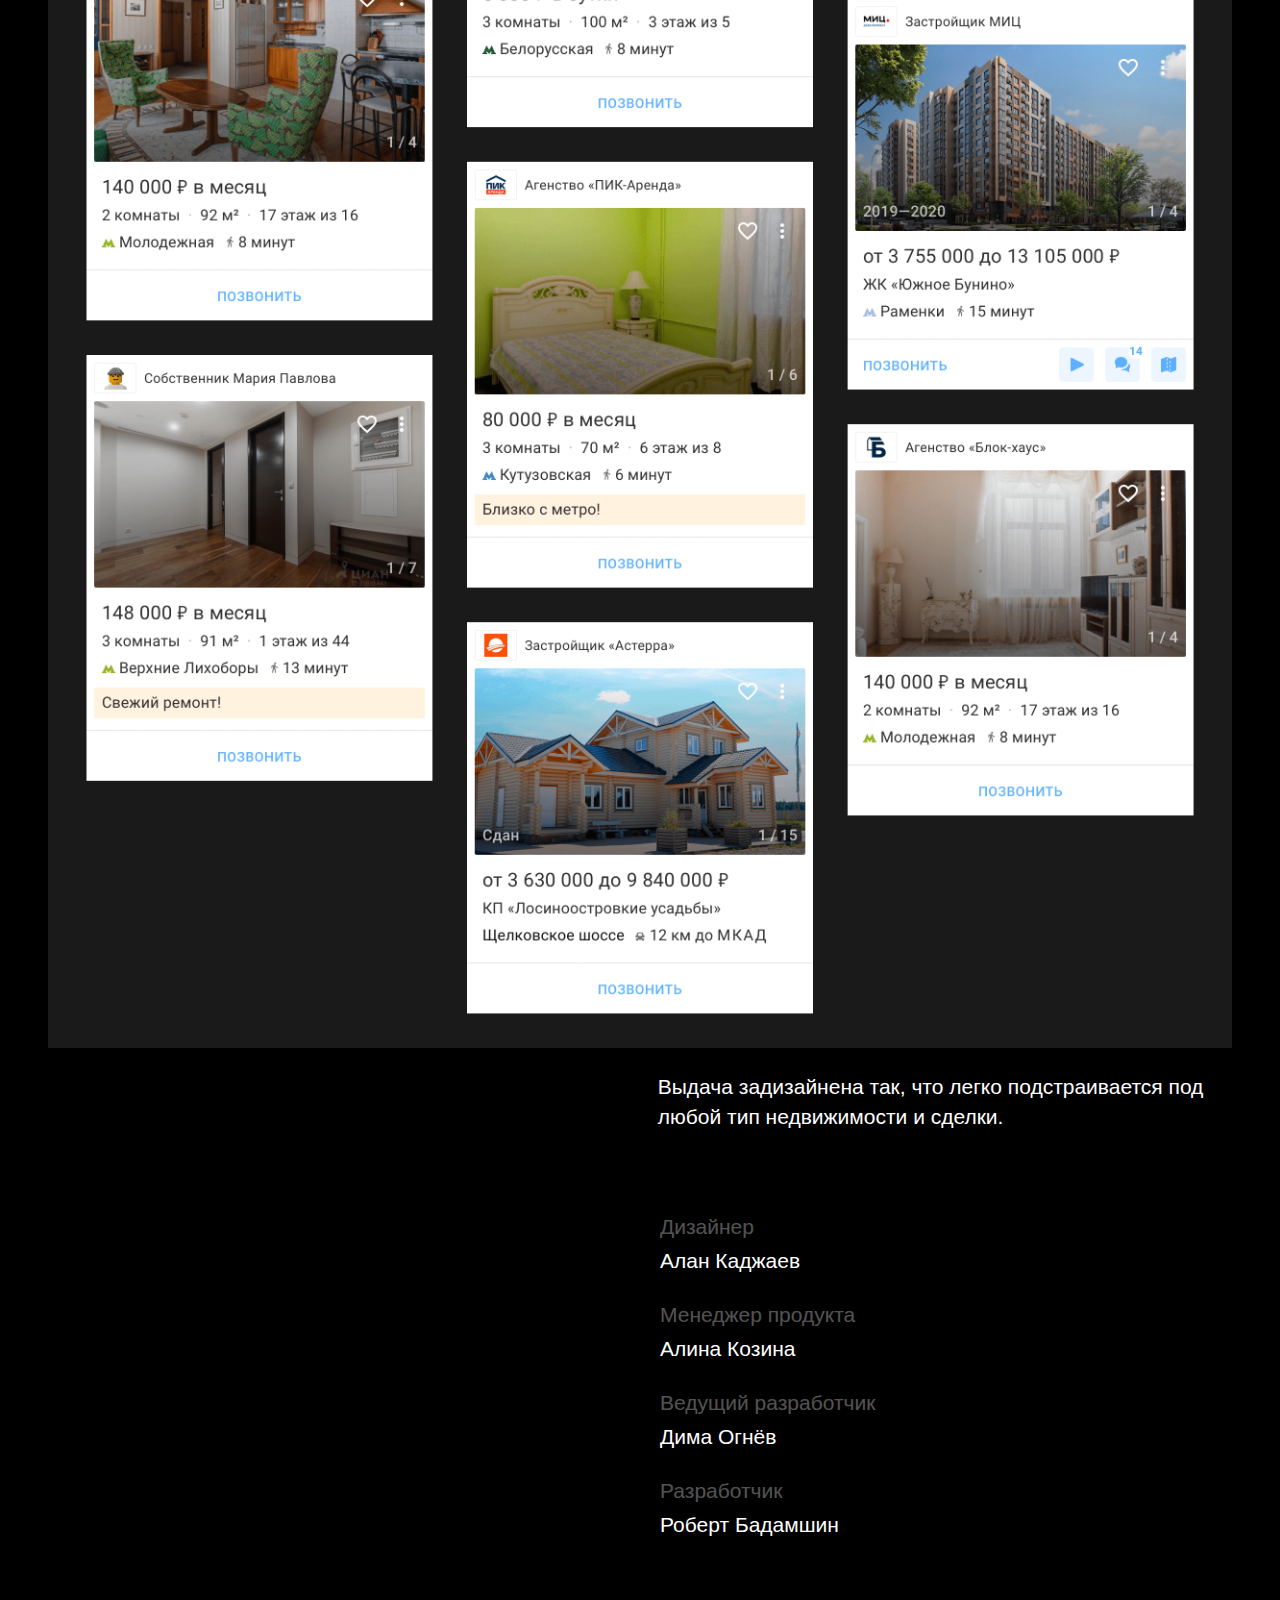
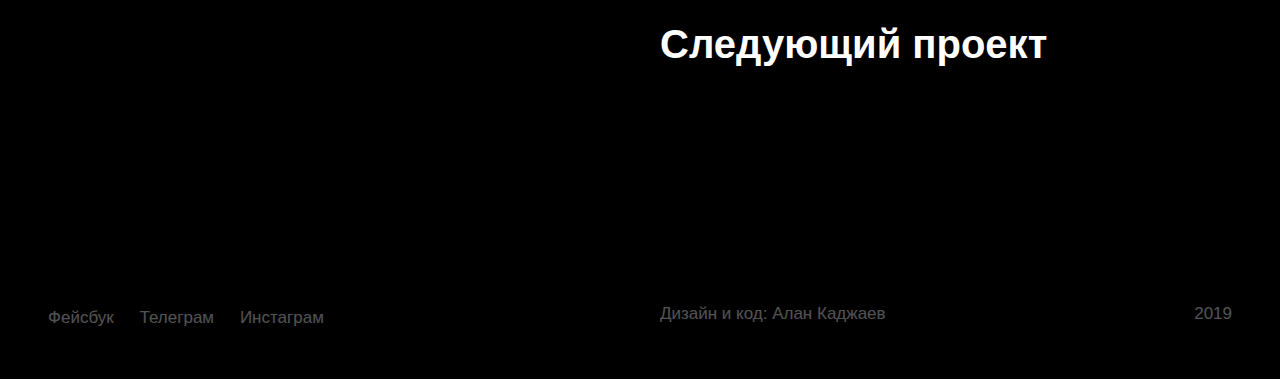
<file: builders.html>
<!DOCTYPE html>
<html>
  <head>
    <meta charset="utf-8">
    <meta name="viewport" content="width=device-width, initial-scale=1">
    <title>Дизайнер Алан Каджаев</title>
    <link href="css/style.css" rel="stylesheet">
    <script src="https://ajax.googleapis.com/ajax/libs/jquery/2.1.4/jquery.min.js">
    </script>
  </head>

  <body>
    <div class="wrapper">
      <header class="site-header">
        <nav class="site-header__nav">
          <p class="site-header__date">2018—2019</p>
          <a href="/index.html" class="site-header--4-6 site-header__link">Алан Каджаев</a>
          <a href="/about.html" class="site-header--6-7 site-header__link">Обо мне</a>
        </nav>
      </header>

      <main class="project">
        <div class="project__col-4-7">
          <h2 class="project__heading">Экран жилого комплекса и&nbsp;выдача</h2>
          <p class="project__lead">Заредизайнил ключевые экраны приложения. Старый интерфейс плохо масштабировался и&nbsp;стал маловат функционалу. Кастомные элементы нагружали рендер &mdash;замедлялась производительность. Людям было тяжело считывать информацию из-за сумбурной вёрстки.</p>

          <p class="project__lead">В&nbsp;новом дизайне всё это исправил, посмотрите.</p>
        </div>
        <div class="project__col-1-4 project__img--before">
          <img src="img/cian/cian-jk-before.png" alt="Экран ЖК до" class="project__img ">
        </div>
        <div class="project__col-4-7 project__img--after">
          <img src="img/cian/cian-jk-after.png" alt="Экран ЖК после" class="project__img project__img--before">
        </div>
        <div class="project__col-1-7">
          <video preload="" loop autoplay width="100%">
            <source src="img/cian/cian-building.mp4" type="video/mp4">
            <source src="img/cian/cian-building.webm" type="video/webm">
          </video>
          <p class="project__text">Иерархия заголовков и&nbsp;правильные акценты упростили считывание информации. Это увеличило время пробывания на&nbsp;экране и&nbsp;проникновение некоторого функционала.</p>

          <p class="project__text">Ещё экран стал загружаться в&nbsp;7&nbsp;раз быстрее.</p>
        </div>
        <div class="project__col-1-4 project__img--before">
          <img src="img/cian/cian-listing-before.png" alt="Выдача до" class="project__img">
        </div>
        <div class="project__col-4-7 project__img--after">
          <img src="img/cian/cian-listing-after.png" alt="Выдача после" class="project__img">
        </div>
        <div class="project__col-1-7">
          <video preload="" loop autoplay width="100%">
            <source src="img/cian/cian-card.mp4" type="video/mp4">
            <source src="img/cian/cian-card.webm" type="video/webm">
          </video>
          <p class="project__text">Выдача задизайнена так, что легко подстраивается под любой тип недвижимости и&nbsp;сделки.</p>
        </div>
        <div class="project__col-1-7">
          <img src="img/cian/cian-listing.png" alt="Карточки на выдаче" class="project__img">
          <p class="project__text">Выдача задизайнена так, что легко подстраивается под любой тип недвижимости и&nbsp;сделки.</p>
        </div>

        <div class="project__col-4-7">
          <h3 class="project__subheading">Дизайнер</h3>
          <p class="project__names">Алан Каджаев</p>

          <h3 class="project__subheading">Менеджер продукта</h3>
          <p class="project__names">Алина Козина</p>

          <h3 class="project__subheading">Ведущий разработчик</h3>
          <p class="project__names">Дима Огнёв</p>

          <h3 class="project__subheading">Разработчик</h3>
          <p class="project__names">Роберт Бадамшин</p>
        </div>

        <div class="project__col-4-7">
          <a href="master.html" class="project__nav">Следующий проект</a>
        </div>
      </main>

      <footer class="site-footer">
        <div class="site-footer--1-4">
          <a href="" class="site-footer__link">Фейсбук</a>
          <a href="" class="site-footer__link">Телеграм</a>
          <a href="" class="site-footer__link">Инстаграм</a>
        </div>

        <div class="site-footer--4-6">
          <p class="site-footer__text">Дизайн и&nbsp;код: Алан Каджаев</p>
        </div>

        <div class="site-footer--6-7">
          <p class="site-footer__text site-footer__text--date">2019</p>
        </div>
      </footer>

    </div>

    <script src="js/video.js"></script>
  </body>
</html>
</file>
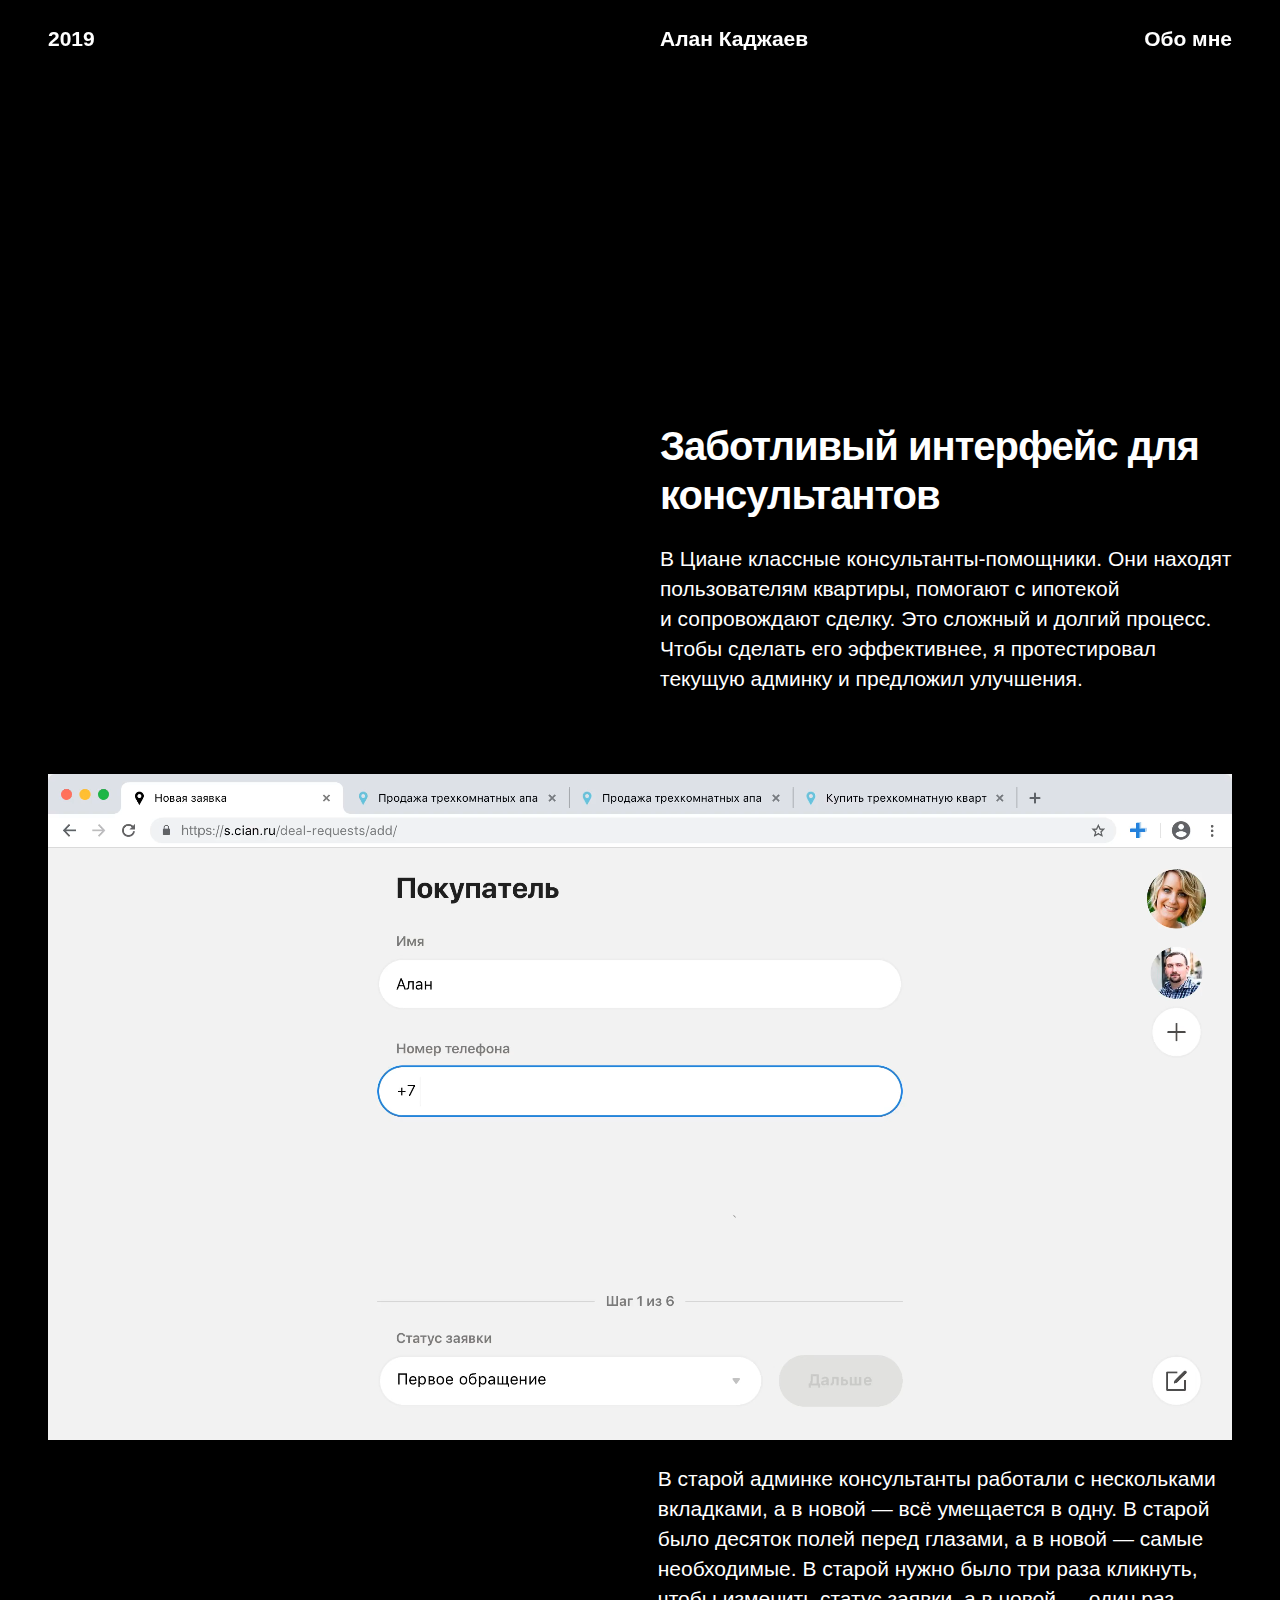
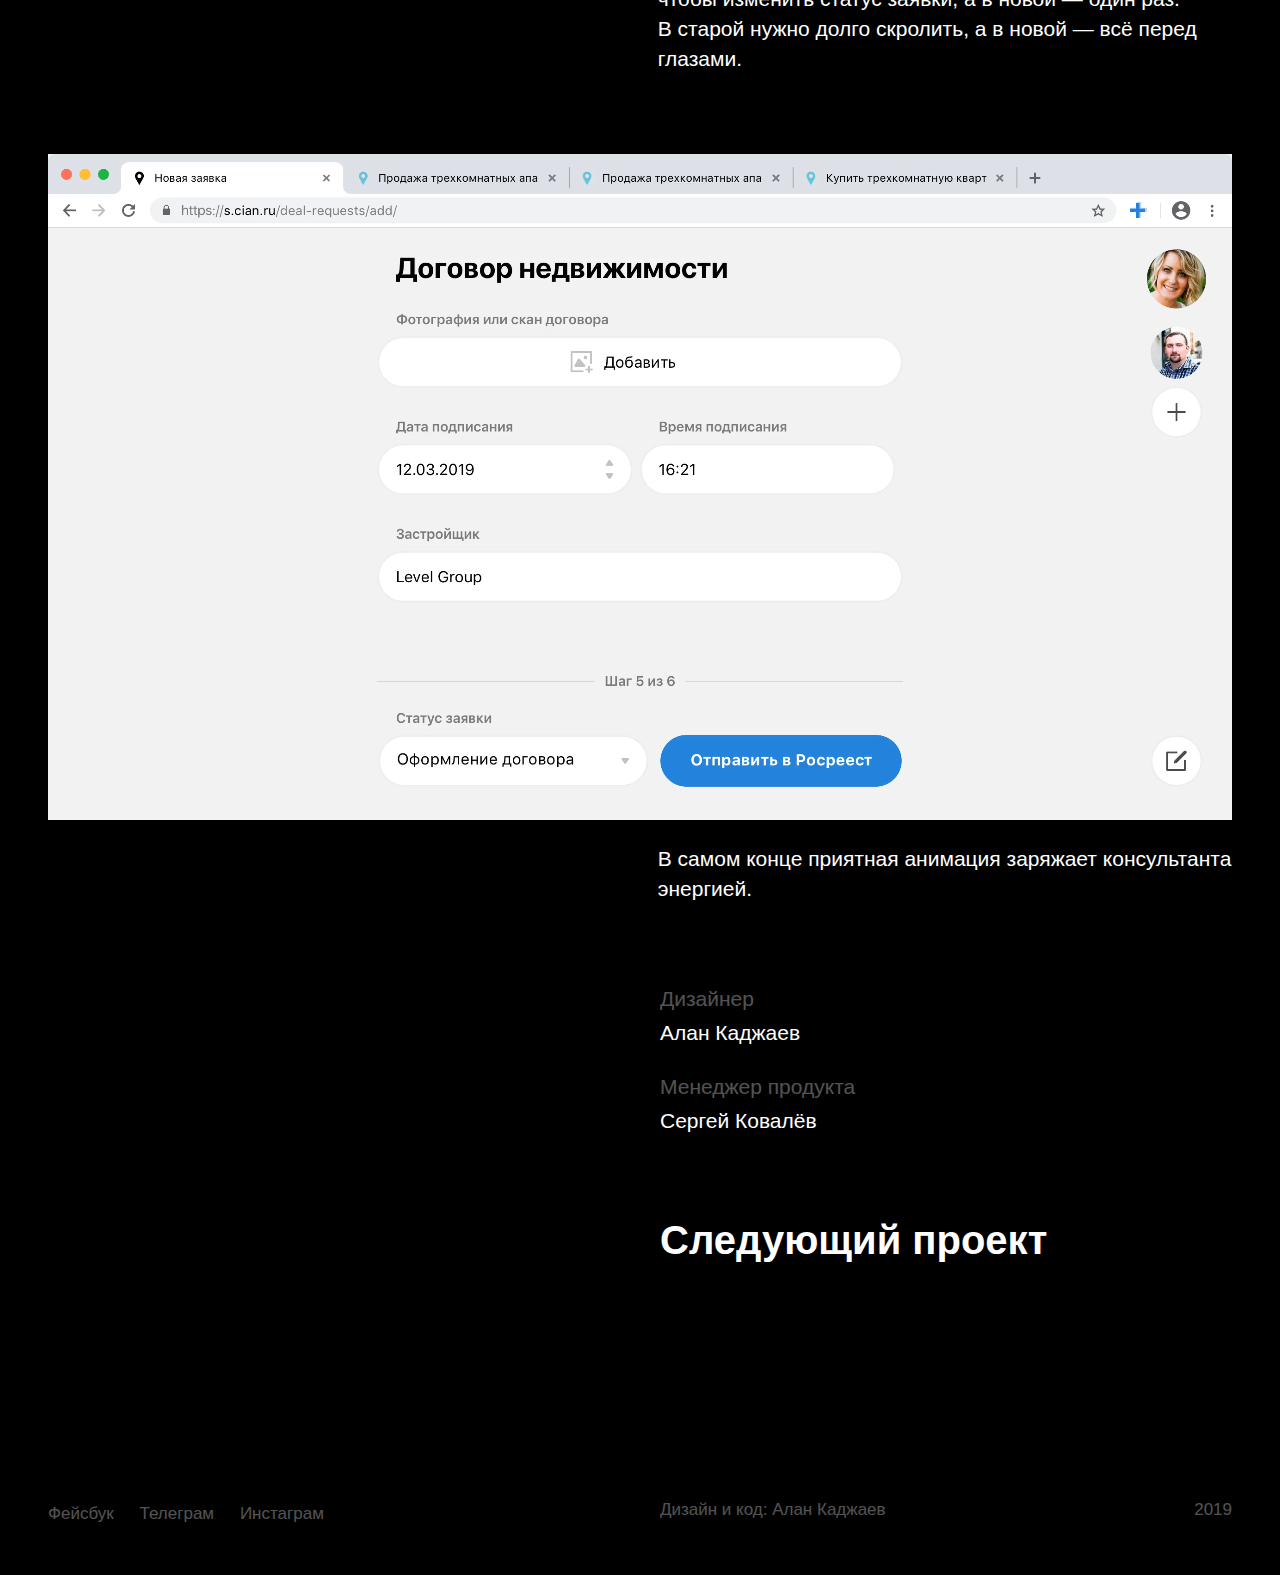
<file: deal.html>
<!DOCTYPE html>
<html>
  <head>
    <meta charset="utf-8">
    <meta name="viewport" content="width=device-width, initial-scale=1">
    <title>Дизайнер Алан Каджаев</title>
    <link href="css/style.css" rel="stylesheet">
    <script src="https://ajax.googleapis.com/ajax/libs/jquery/2.1.4/jquery.min.js">
    </script>
  </head>

  <body>
    <div class="wrapper">
      <header class="site-header">
        <nav class="site-header__nav">
          <p class="site-header__date">2019</p>
          <a href="/index.html" class="site-header--4-6 site-header__link">Алан Каджаев</a>
          <a href="/about.html" class="site-header--6-7 site-header__link">Обо мне</a>
        </nav>
      </header>

      <main class="project">
        <div class="project__col-4-7">
          <h2 class="project__heading">Заботливый интерфейс для консультантов</h2>
          <p class="project__lead">В&nbsp;Циане классные консультанты-помощники. Они находят пользователям квартиры, помогают с&nbsp;ипотекой и&nbsp;сопровождают сделку. Это сложный и&nbsp;долгий процесс. Чтобы сделать его эффективнее, я&nbsp;протестировал текущую админку и&nbsp;предложил улучшения.</p>
        </div>
        <div class="project__col-1-7">
          <video autoplay loop preload="auto" width="100%">
            <source src="img/cian/cian-deal-crm.mp4" type="video/mp4">
            <source src="img/cian/cian-deal-crm.webm" type="video/webm">
          </video>
          <p class="project__text">В&nbsp;старой админке консультанты работали с&nbsp;нескольками вкладками, а&nbsp;в&nbsp;новой&nbsp;&mdash; всё умещается в&nbsp;одну. В&nbsp;старой было десяток полей перед глазами, а&nbsp;в&nbsp;новой&nbsp;&mdash; самые необходимые. В&nbsp;старой нужно было три раза кликнуть, чтобы изменить статус заявки, а&nbsp;в&nbsp;новой&nbsp;&mdash; один раз. В&nbsp;старой нужно долго скролить, а&nbsp;в&nbsp;новой&nbsp;&mdash; всё перед глазами.</p>
        </div>
        <div class="project__col-1-7">
          <video autoplay loop preload="auto" width="100%">
            <source src="img/cian/cian-deal-success.mp4" type="video/mp4">
            <source src="img/cian/cian-deal-success.webm" type="video/webm">
          </video>
          <p class="project__text">В&nbsp;самом конце приятная анимация заряжает консультанта энергией.</p>
        </div>
        <div class="project__col-4-7">
          <h3 class="project__subheading">Дизайнер</h3>
          <p class="project__names">Алан Каджаев</p>

          <h3 class="project__subheading">Менеджер продукта</h3>
          <p class="project__names">Сергей Ковалёв</p>

        </div>

        <div class="project__col-4-7">
          <a href="cian.html" class="project__nav">Следующий проект</a>
        </div>
      </main>

      <footer class="site-footer">
        <div class="site-footer--1-4">
          <a href="" class="site-footer__link">Фейсбук</a>
          <a href="" class="site-footer__link">Телеграм</a>
          <a href="" class="site-footer__link">Инстаграм</a>
        </div>

        <div class="site-footer--4-6">
          <p class="site-footer__text">Дизайн и&nbsp;код: Алан Каджаев</p>
        </div>

        <div class="site-footer--6-7">
          <p class="site-footer__text site-footer__text--date">2019</p>
        </div>
      </footer>

    </div>

    <script src="js/video.js"></script>
  </body>
</html>
</file>
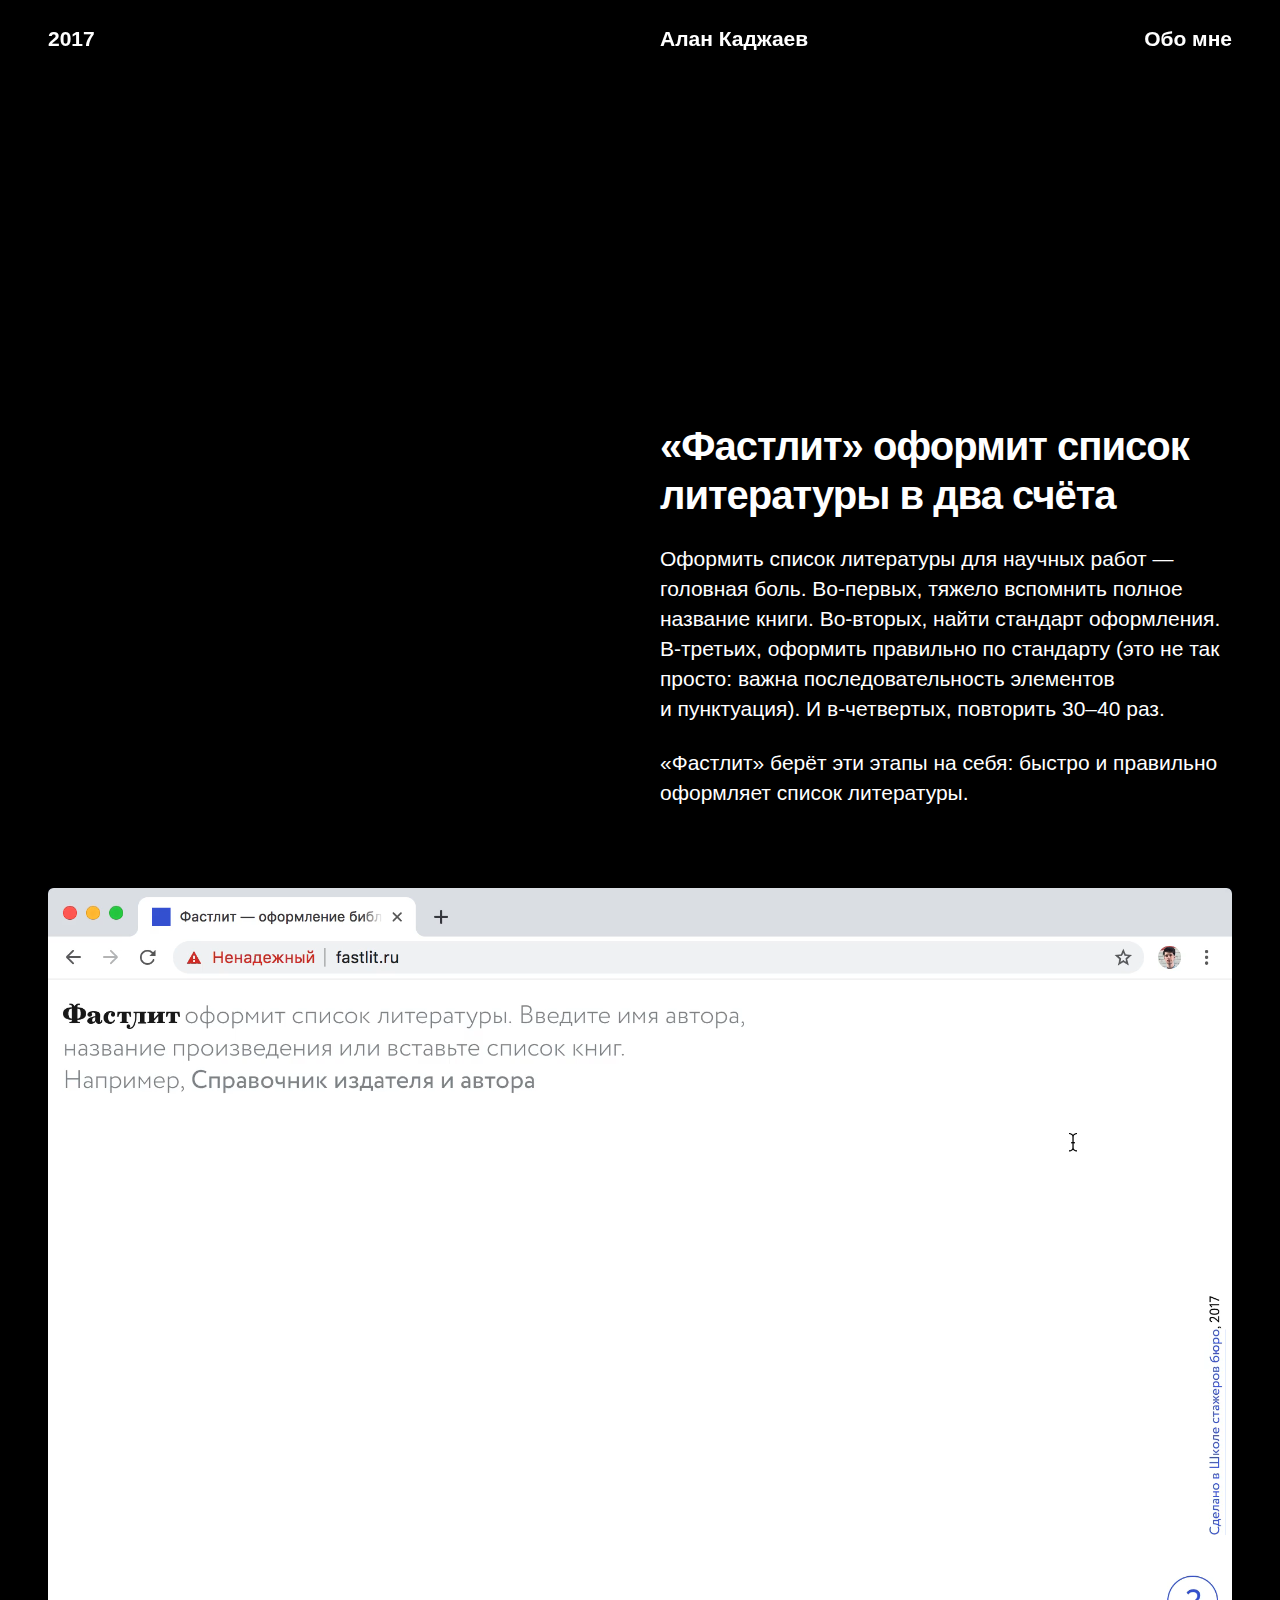
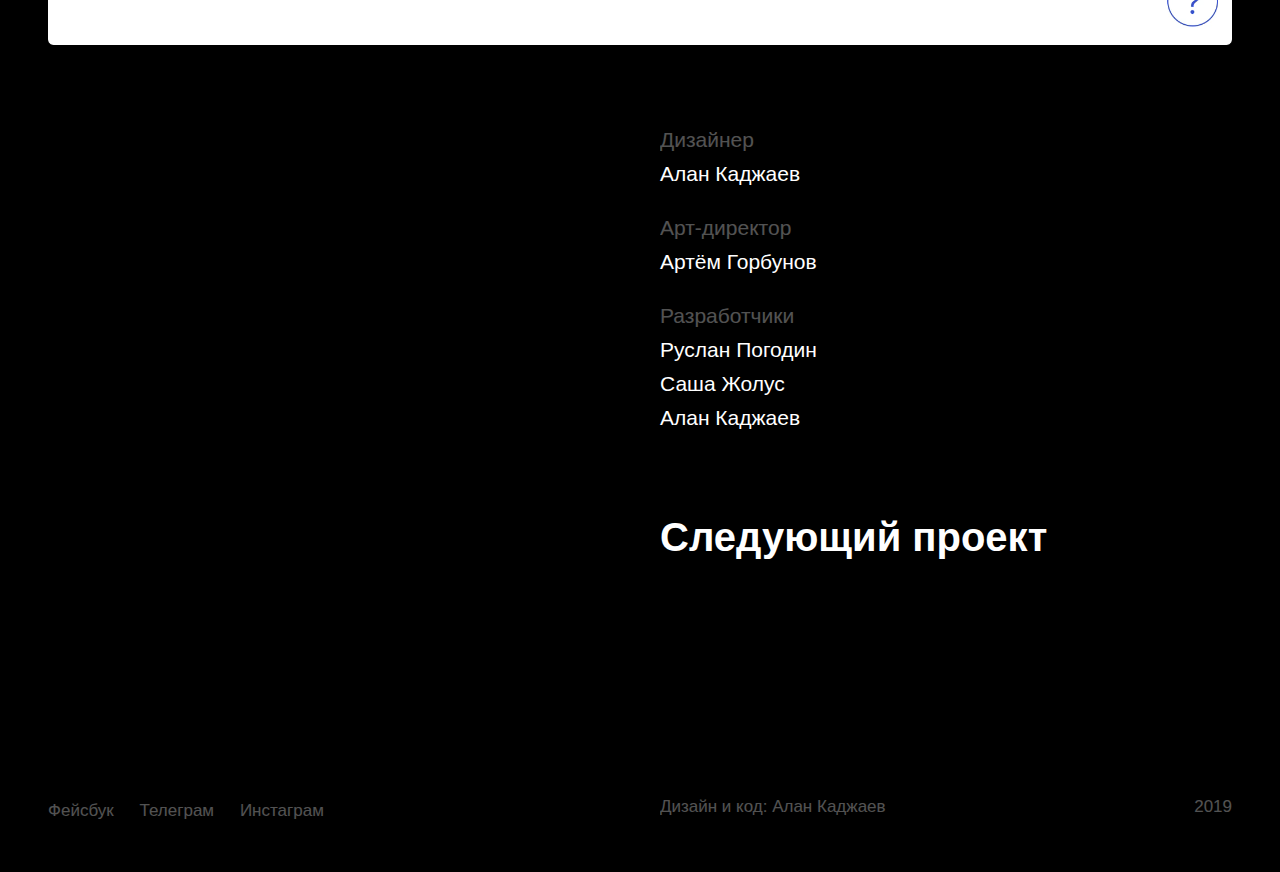
<file: fastlit.html>
<!DOCTYPE html>
<html>
  <head>
    <meta charset="utf-8">
    <meta name="viewport" content="width=device-width, initial-scale=1">
    <title>Дизайнер Алан Каджаев</title>
    <link href="css/style.css" rel="stylesheet">
    <script src="https://ajax.googleapis.com/ajax/libs/jquery/2.1.4/jquery.min.js">
    </script>
  </head>

  <body>
    <div class="wrapper">
      <header class="site-header">
        <nav class="site-header__nav">
          <p class="site-header__date">2017</p>
          <a href="/index.html" class="site-header--4-6 site-header__link">Алан Каджаев</a>
          <a href="/about.html" class="site-header--6-7 site-header__link">Обо мне</a>
        </nav>
      </header>

      <main class="project">
        <div class="project__col-4-7">
          <h2 class="project__heading">&laquo;Фастлит&raquo; оформит список литературы в&nbsp;два счёта</h2>
          <p class="project__lead">Оформить список литературы для научных работ — головная боль. Во-первых, тяжело вспомнить полное название книги. Во-вторых, найти стандарт оформления. В-третьих, оформить правильно по&nbsp;стандарту (это не&nbsp;так просто: важна последовательность элементов и&nbsp;пунктуация). И&nbsp;в-четвертых, повторить 30&ndash;40 раз.</p>
          <p class="project__lead">&laquo;Фастлит&raquo; берёт эти этапы на&nbsp;себя: быстро и&nbsp;правильно оформляет список литературы.</p>
        </div>
        <div class="project__col-1-7">
          <video autoplay preload="" loop width="100%">
            <source src="img/fastlit/fastlit.mp4" type="video/mp4">
            <source src="img/fastlit/fastlit.webm" type="video/webm">
          </video>
        </div>
        <div class="project__col-4-7">
          <h3 class="project__subheading">Дизайнер</h3>
          <p class="project__names">Алан Каджаев</p>
          <h3 class="project__subheading">Арт-директор</h3>
          <p class="project__names">Артём Горбунов</p>
          <h3 class="project__subheading">Разработчики</h3>
          <p class="project__names">Руслан Погодин</p>
          <p class="project__names">Саша Жолус</p>
          <p class="project__names">Алан Каджаев</p>
        </div>

        <div class="project__col-4-7">
          <a href="meta.html" class="project__nav">Следующий проект</a>
        </div>
      </main>

      <footer class="site-footer">
        <div class="site-footer--1-4">
          <a href="" class="site-footer__link">Фейсбук</a>
          <a href="" class="site-footer__link">Телеграм</a>
          <a href="" class="site-footer__link">Инстаграм</a>
        </div>

        <div class="site-footer--4-6">
          <p class="site-footer__text">Дизайн и&nbsp;код: Алан Каджаев</p>
        </div>

        <div class="site-footer--6-7">
          <p class="site-footer__text site-footer__text--date">2019</p>
        </div>
      </footer>

    </div>

    <script src="js/video.js"></script>
  </body>
</html>
</file>
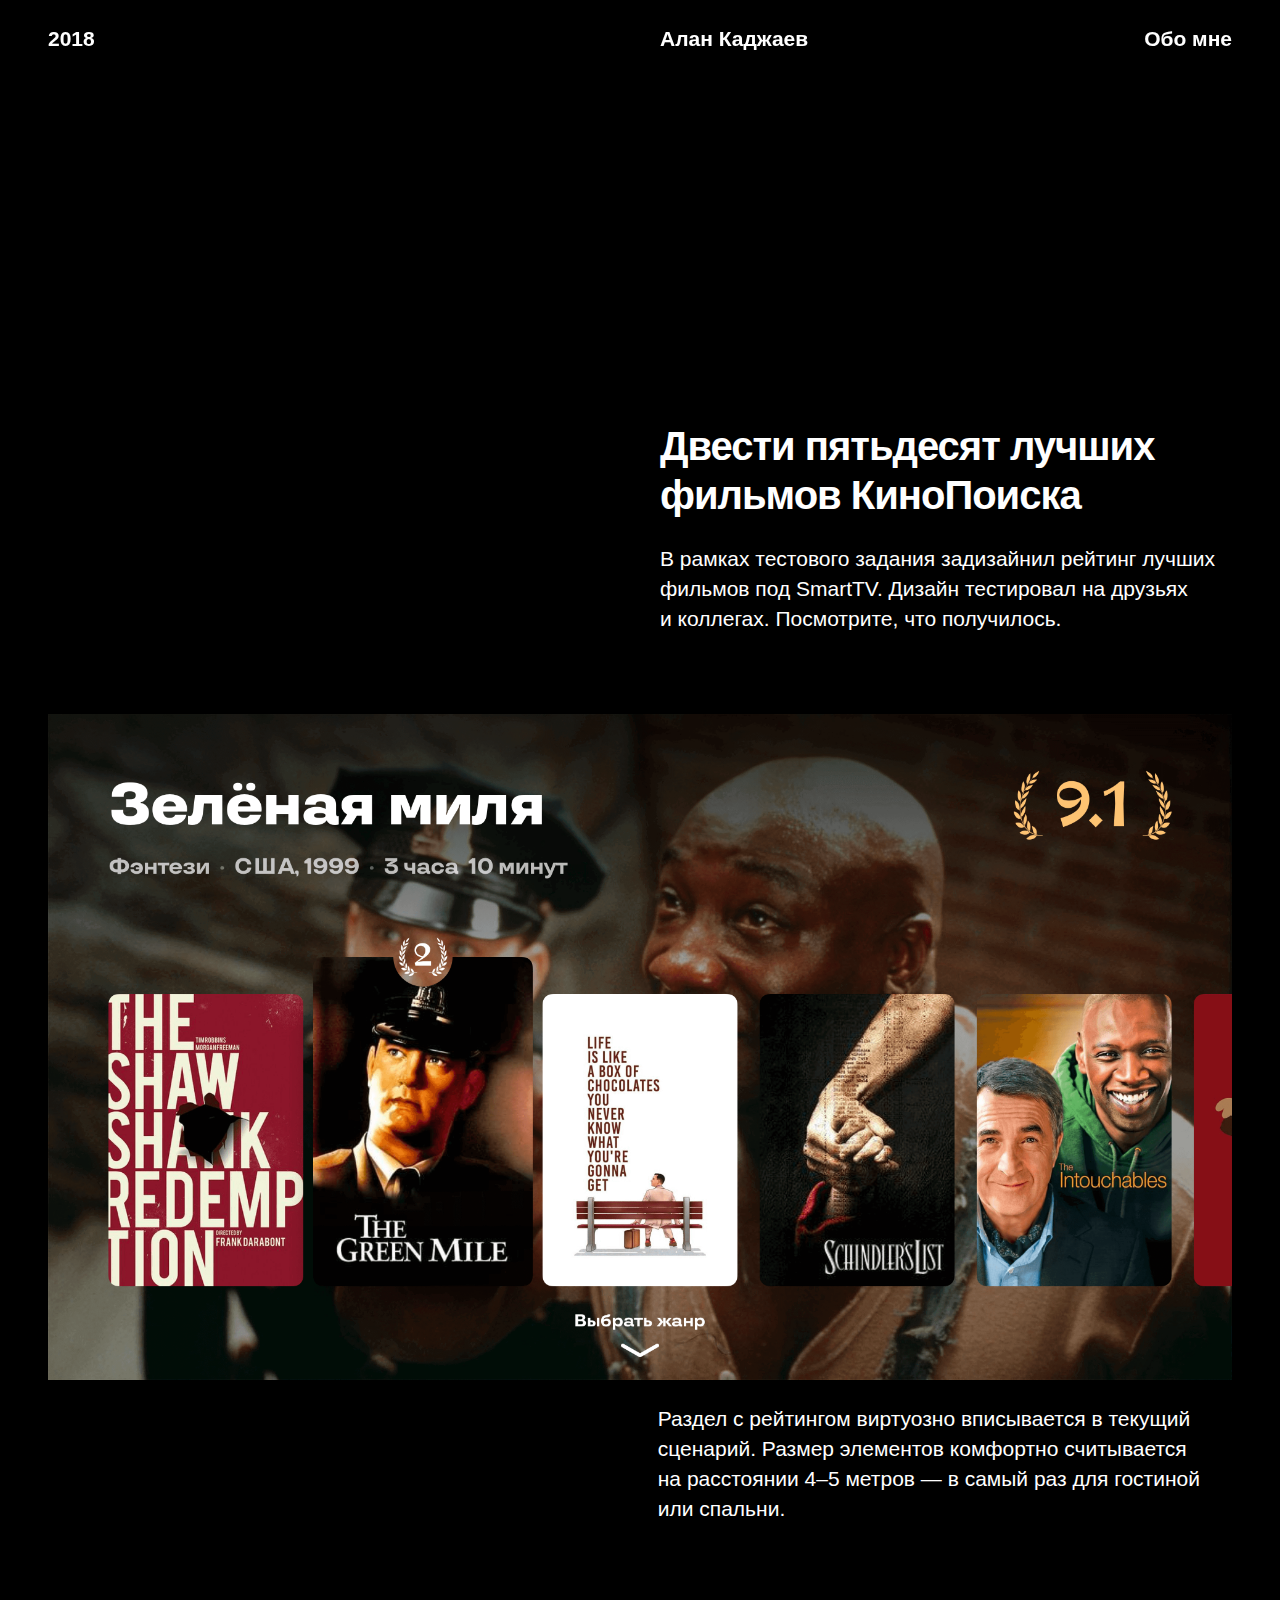
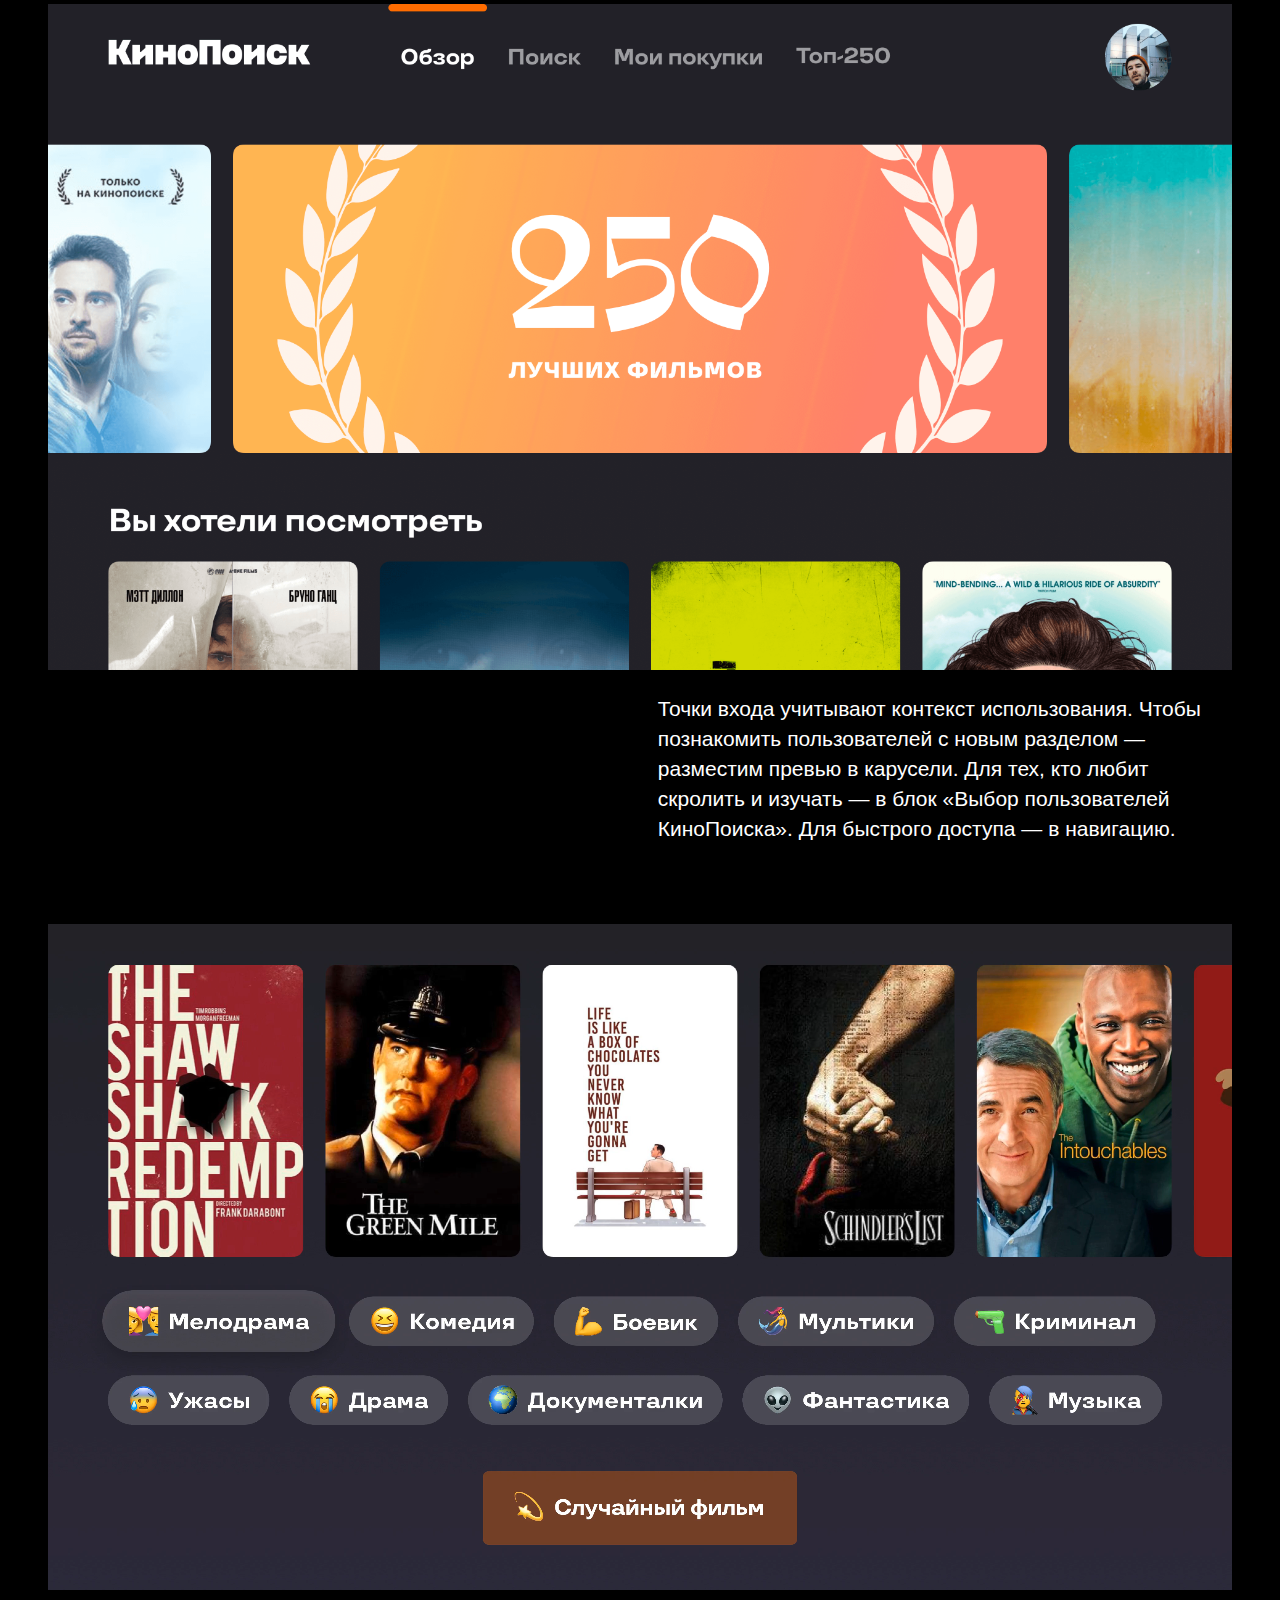
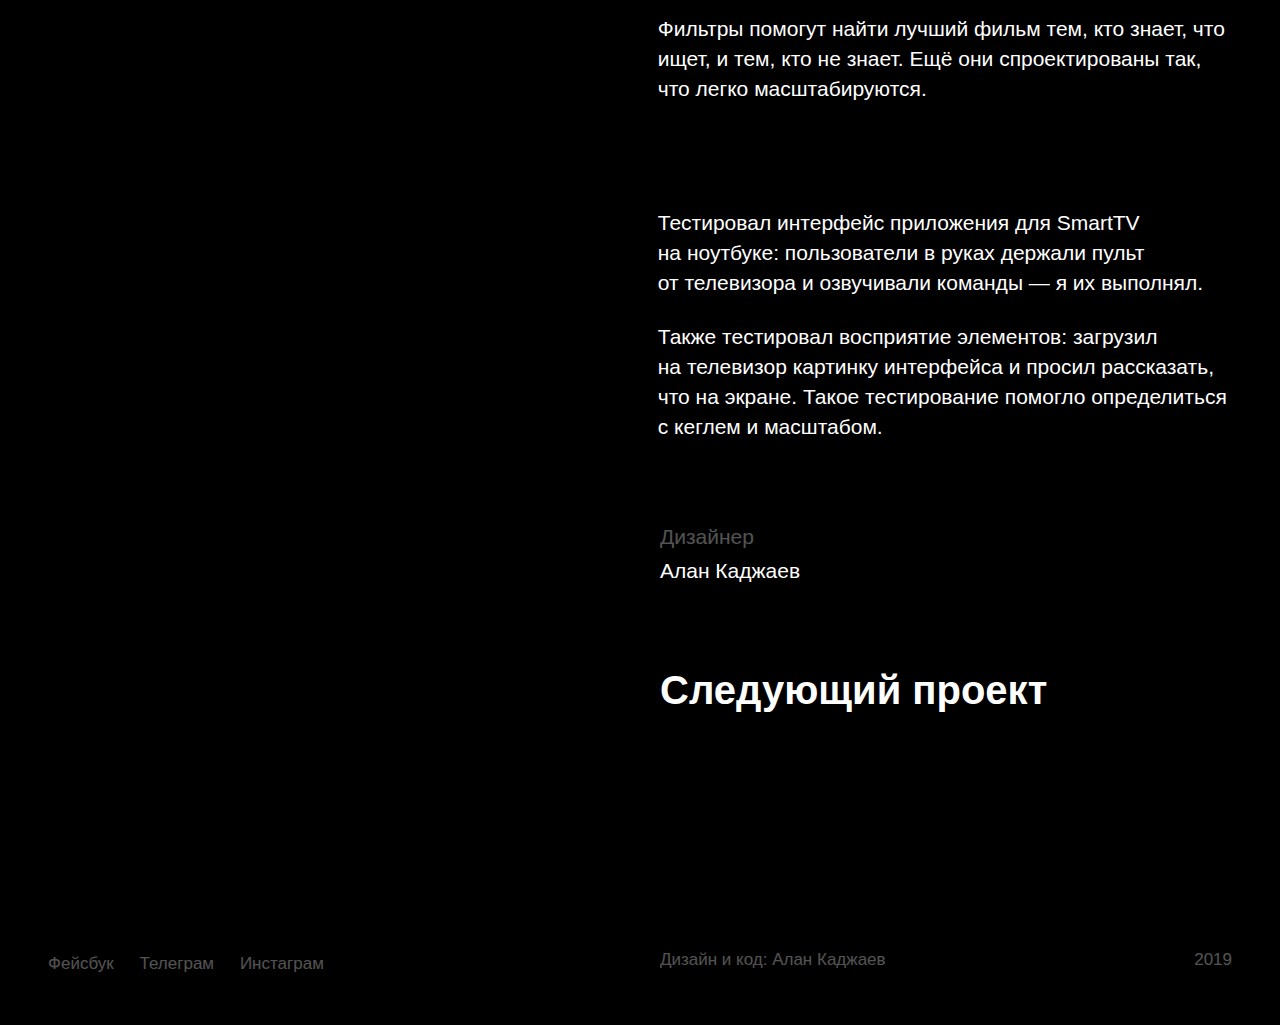
<file: kino.html>
<!DOCTYPE html>
<html>
  <head>
    <meta charset="utf-8">
    <meta name="viewport" content="width=device-width, initial-scale=1">
    <title>Дизайнер Алан Каджаев</title>
    <link href="css/style.css" rel="stylesheet">
    <script src="https://ajax.googleapis.com/ajax/libs/jquery/2.1.4/jquery.min.js">
    </script>
  </head>

  <body>
    <div class="wrapper">
      <header class="site-header">
        <nav class="site-header__nav">
          <p class="site-header__date">2018</p>
          <a href="/index.html" class="site-header--4-6 site-header__link">Алан Каджаев</a>
          <a href="/about.html" class="site-header--6-7 site-header__link">Обо мне</a>
        </nav>
      </header>

      <main class="project">
        <div class="project__col-4-7">
          <h2 class="project__heading">Двести пятьдесят лучших фильмов КиноПоиска</h2>
          <p class="project__lead">В&nbsp;рамках тестового задания задизайнил рейтинг лучших фильмов под SmartTV. Дизайн тестировал на&nbsp;друзьях и&nbsp;коллегах. Посмотрите, что получилось.</p>
        </div>
        <div class="project__col-1-7">
          <img src="img/kino/kino-rating.png" alt="Точки входа" class="project__img">
          <p class="project__text">Раздел с&nbsp;рейтингом виртуозно вписывается в&nbsp;текущий сценарий. Размер элементов комфортно считывается на&nbsp;расстоянии 4&ndash;5 метров&nbsp;&mdash; в&nbsp;самый раз для гостиной или спальни.</p>
        </div>
        <div class="project__col-1-7">
          <img src="img/kino/kino-home.png" alt="Рейтинг" class="project__img">
          <p class="project__text">Точки входа учитывают контекст использования. Чтобы познакомить пользователей с&nbsp;новым разделом&nbsp;&mdash; разместим превью в&nbsp;карусели. Для тех, кто любит скролить и&nbsp;изучать&nbsp;&mdash; в&nbsp;блок &laquo;Выбор пользователей КиноПоиска&raquo;. Для быстрого доступа&nbsp;&mdash; в&nbsp;навигацию.</p>
        </div>
        <div class="project__col-1-7">
          <video autoplay preload="" loop width="100%">
            <source src="img/kino/filters.mp4" type="video/mp4">
            <source src="img/kino/filters.webm" type="video/webm">
          </video>
          <p class="project__text">Фильтры помогут найти лучший фильм тем, кто знает, что ищет, и&nbsp;тем, кто не&nbsp;знает. Ещё они спроектированы так, что легко масштабируются.</p>
        </div>
        <div class="project__col-1-7">
          <p class="project__text">Тестировал интерфейс приложения для SmartTV на&nbsp;ноутбуке: пользователи в&nbsp;руках держали пульт от&nbsp;телевизора и&nbsp;озвучивали команды&nbsp;&mdash; я&nbsp;их&nbsp;выполнял.</p>
          <p class="project__text">Также тестировал восприятие элементов: загрузил на&nbsp;телевизор картинку интерфейса и&nbsp;просил рассказать, что на&nbsp;экране. Такое тестирование помогло определиться с&nbsp;кеглем и&nbsp;масштабом.</p>
        </div>
        <div class="project__col-4-7">
          <h3 class="project__subheading">Дизайнер</h3>
          <p class="project__names">Алан Каджаев</p>

        </div>

        <div class="project__col-4-7">
          <a href="2gis.html" class="project__nav">Следующий проект</a>
        </div>
      </main>

      <footer class="site-footer">
        <div class="site-footer--1-4">
          <a href="" class="site-footer__link">Фейсбук</a>
          <a href="" class="site-footer__link">Телеграм</a>
          <a href="" class="site-footer__link">Инстаграм</a>
        </div>

        <div class="site-footer--4-6">
          <p class="site-footer__text">Дизайн и&nbsp;код: Алан Каджаев</p>
        </div>

        <div class="site-footer--6-7">
          <p class="site-footer__text site-footer__text--date">2019</p>
        </div>
      </footer>

    </div>

    <script src="js/video.js"></script>
  </body>
</html>
</file>
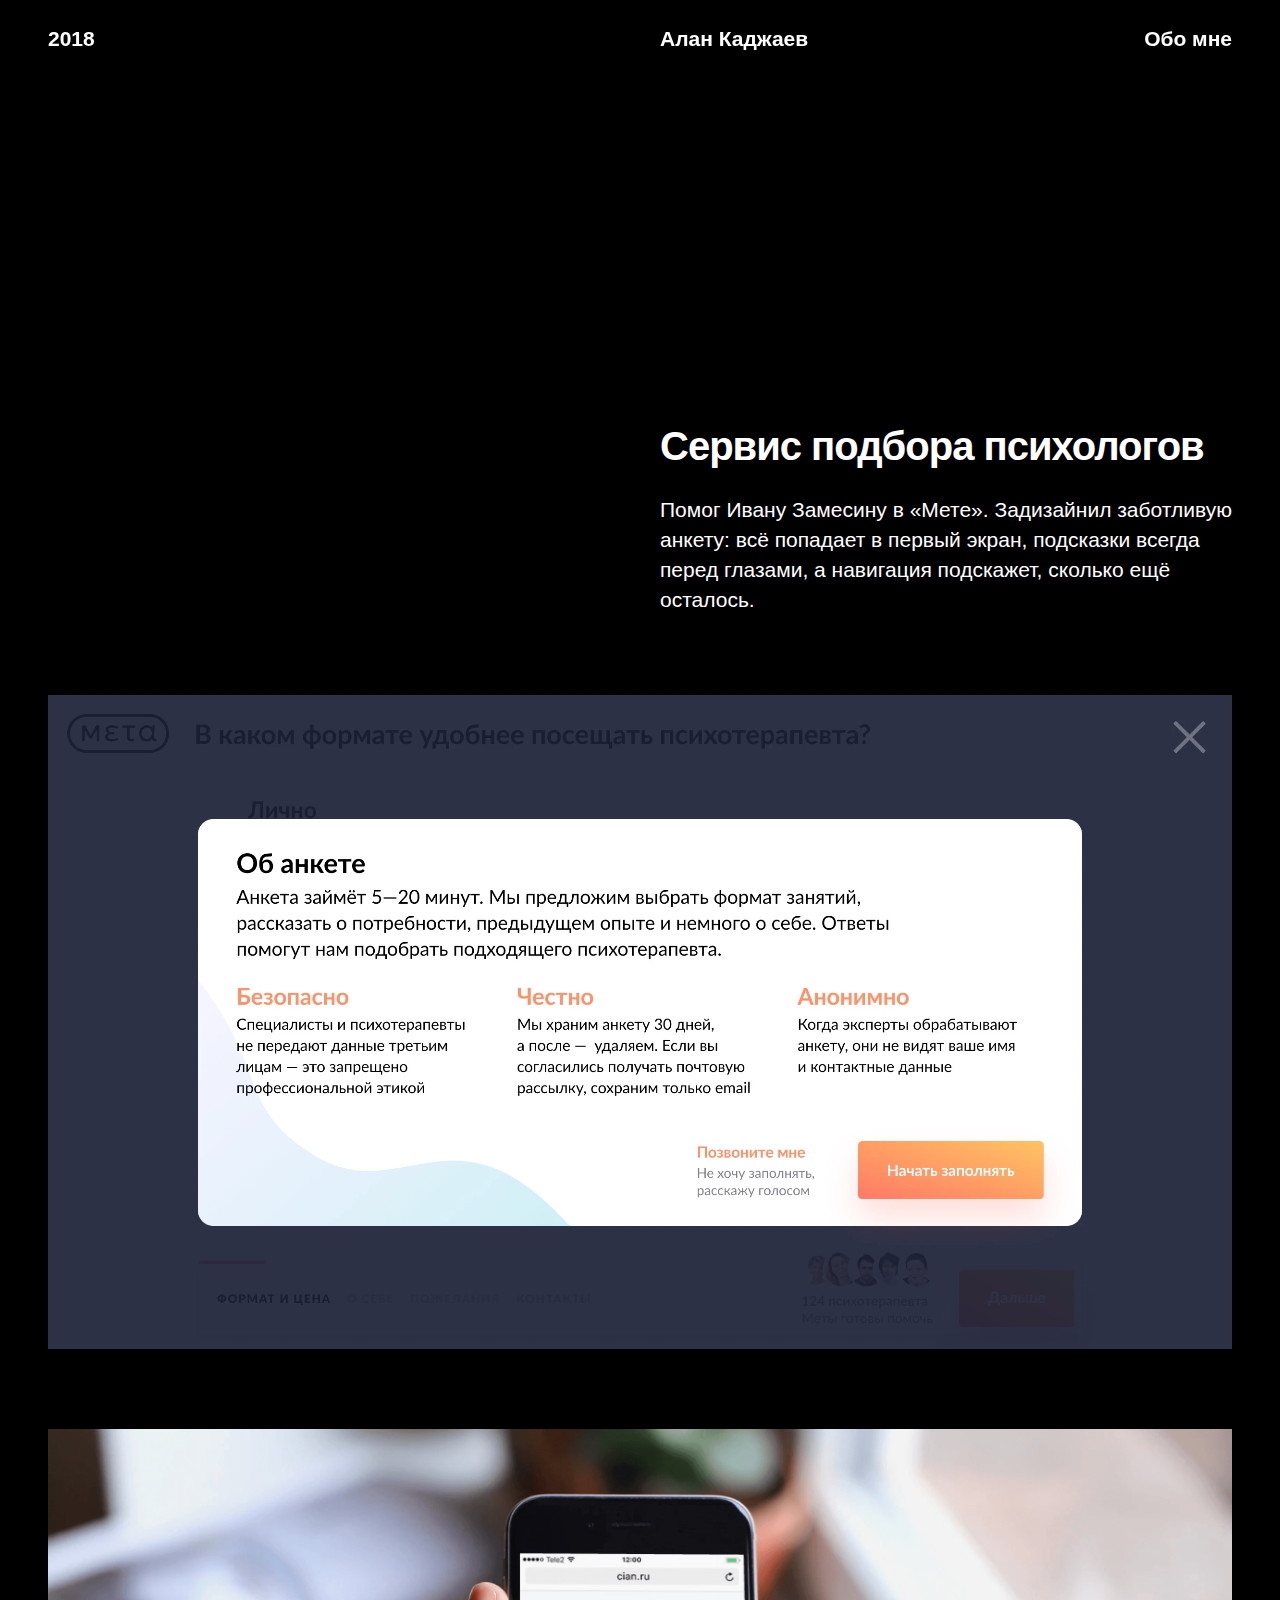
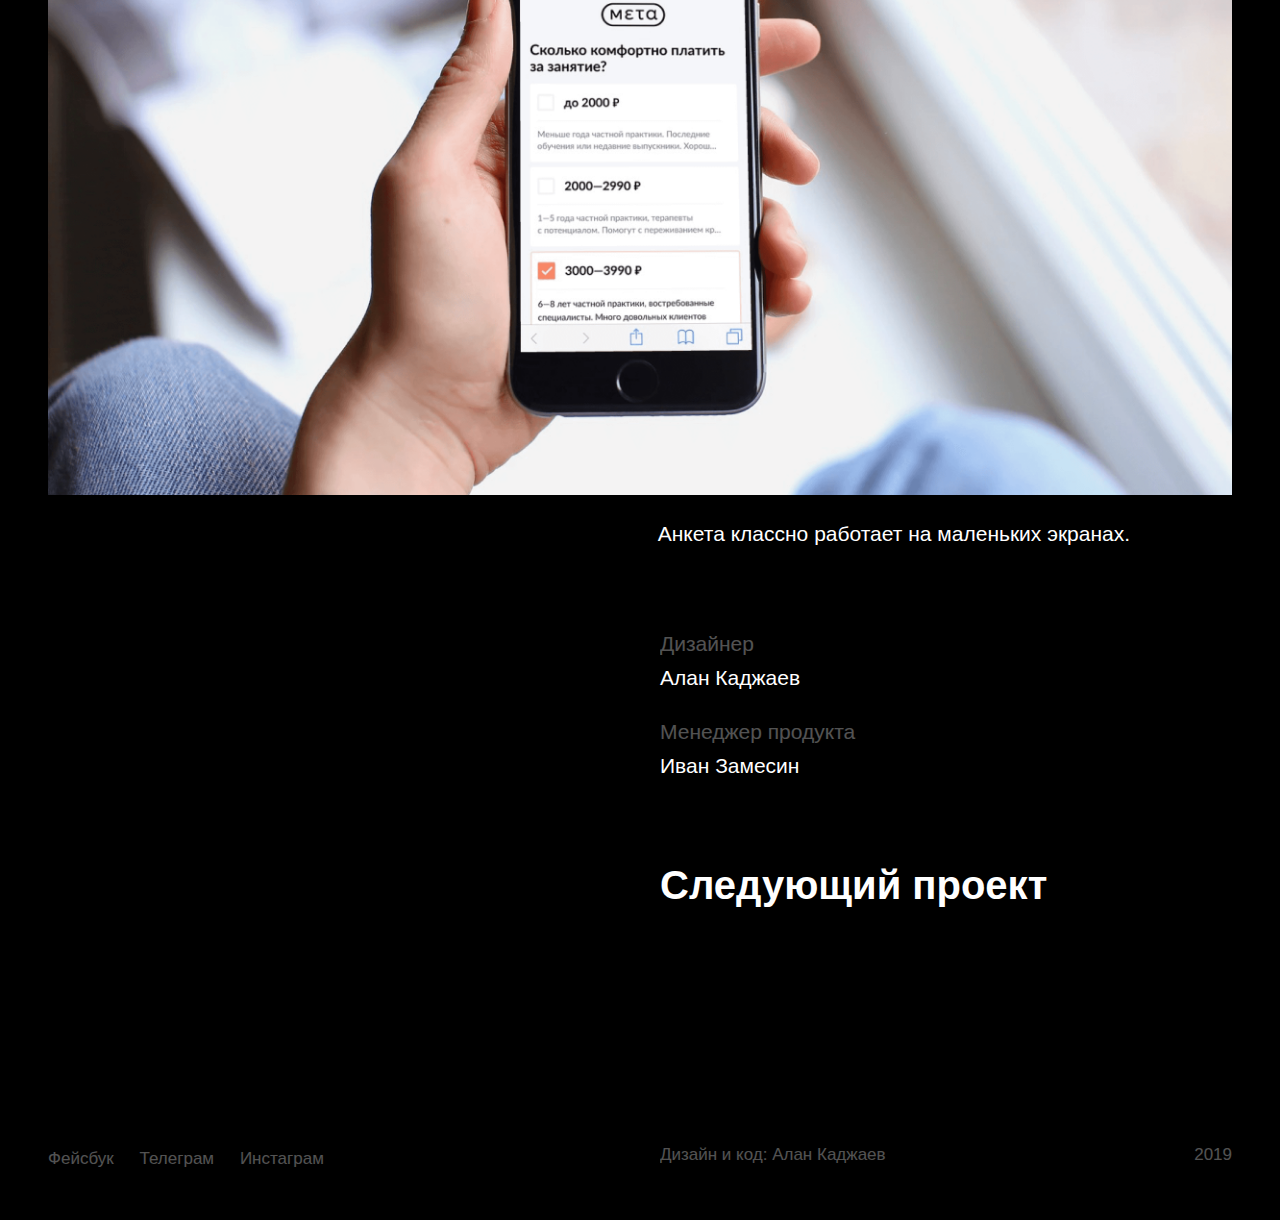
<file: meta.html>
<!DOCTYPE html>
<html>
  <head>
    <meta charset="utf-8">
    <meta name="viewport" content="width=device-width, initial-scale=1">
    <title>Дизайнер Алан Каджаев</title>
    <link href="css/style.css" rel="stylesheet">
    <script src="https://ajax.googleapis.com/ajax/libs/jquery/2.1.4/jquery.min.js">
    </script>
  </head>

  <body>
    <div class="wrapper">
      <header class="site-header">
        <nav class="site-header__nav">
          <p class="site-header__date">2018</p>
          <a href="/index.html" class="site-header--4-6 site-header__link">Алан Каджаев</a>
          <a href="/about.html" class="site-header--6-7 site-header__link">Обо мне</a>
        </nav>
      </header>

      <main class="project">
        <div class="project__col-4-7">
          <h2 class="project__heading">Сервис подбора психологов</h2>
          <p class="project__lead">Помог Ивану Замесину в&nbsp;&laquo;Мете&raquo;. Задизайнил заботливую анкету: всё попадает в&nbsp;первый экран, подсказки всегда перед глазами, а&nbsp;навигация подскажет, сколько ещё осталось.</p>
        </div>
        <div class="project__col-1-7">
          <video autoplay loop preload="auto" width="100%">
            <source src="img/meta/meta-profile.mp4" type="video/mp4">
            <source src="img/meta/meta-profile.webm" type="video/webm">
          </video>
        </div>
        <div class="project__col-1-7">
          <img src="img/meta/meta-phone.png" alt="Анкета на смартфоне" class="project__img">
          <p class="project__text">Анкета классно работает на&nbsp;маленьких экранах.</p>
        </div>
        <div class="project__col-4-7">
          <h3 class="project__subheading">Дизайнер</h3>
          <p class="project__names">Алан Каджаев</p>

          <h3 class="project__subheading">Менеджер продукта</h3>
          <p class="project__names">Иван Замесин</p>

        </div>

        <div class="project__col-4-7">
          <a href="builders.html" class="project__nav">Следующий проект</a>
        </div>
      </main>

      <footer class="site-footer">
        <div class="site-footer--1-4">
          <a href="" class="site-footer__link">Фейсбук</a>
          <a href="" class="site-footer__link">Телеграм</a>
          <a href="" class="site-footer__link">Инстаграм</a>
        </div>

        <div class="site-footer--4-6">
          <p class="site-footer__text">Дизайн и&nbsp;код: Алан Каджаев</p>
        </div>

        <div class="site-footer--6-7">
          <p class="site-footer__text site-footer__text--date">2019</p>
        </div>
      </footer>

    </div>

    <script src="js/video.js"></script>
  </body>
</html>
</file>
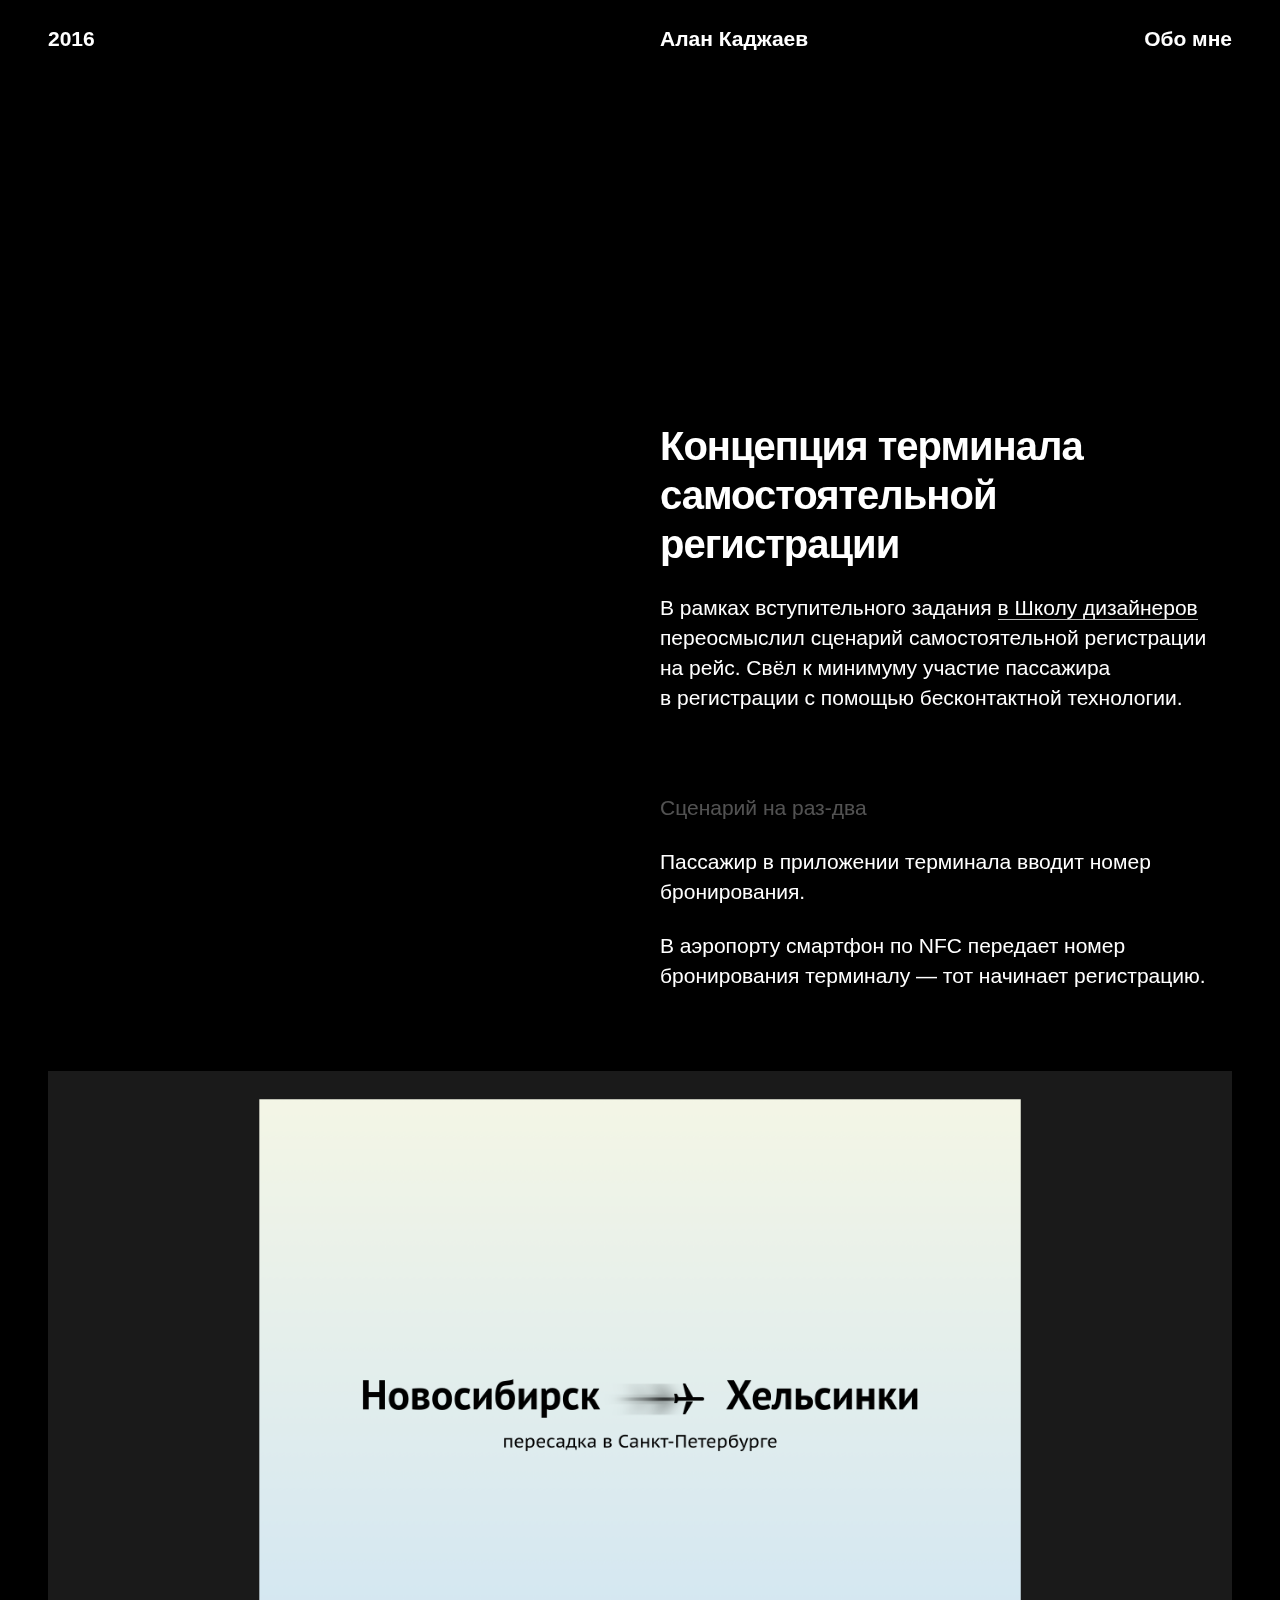
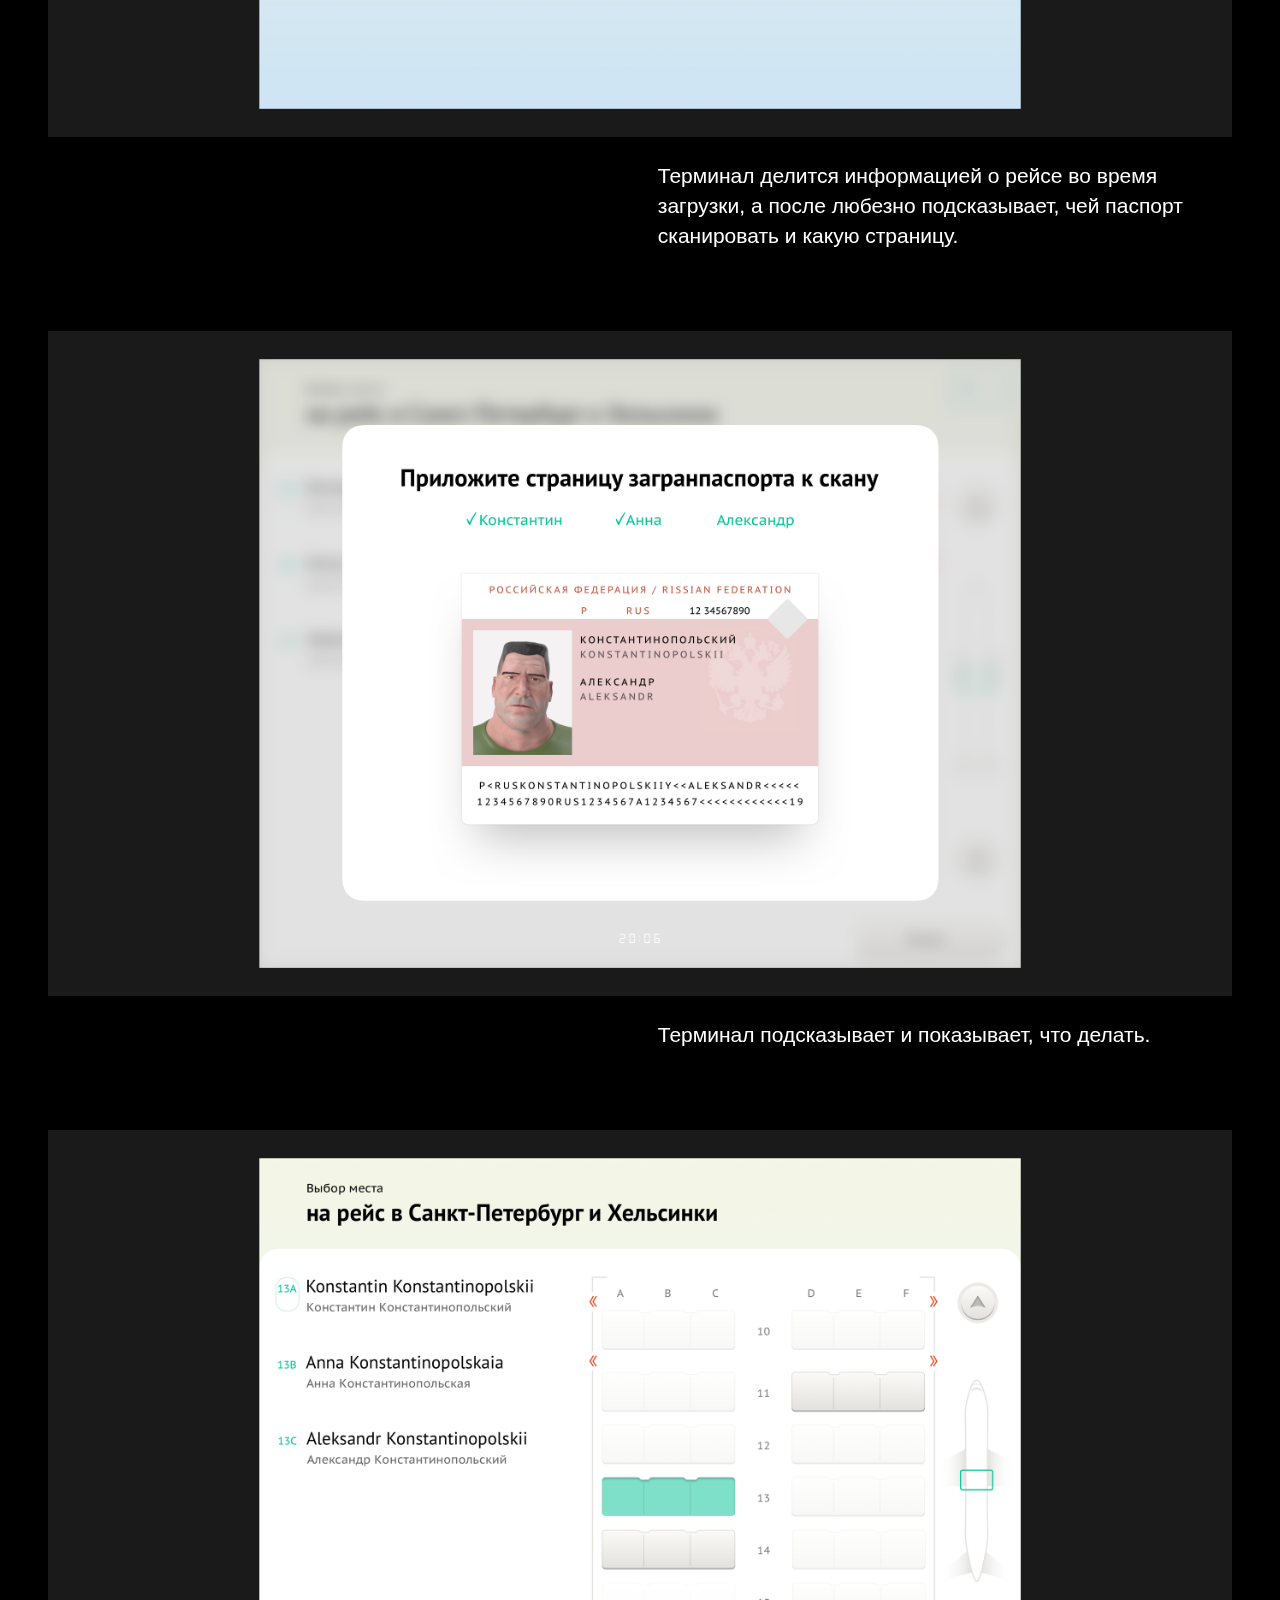
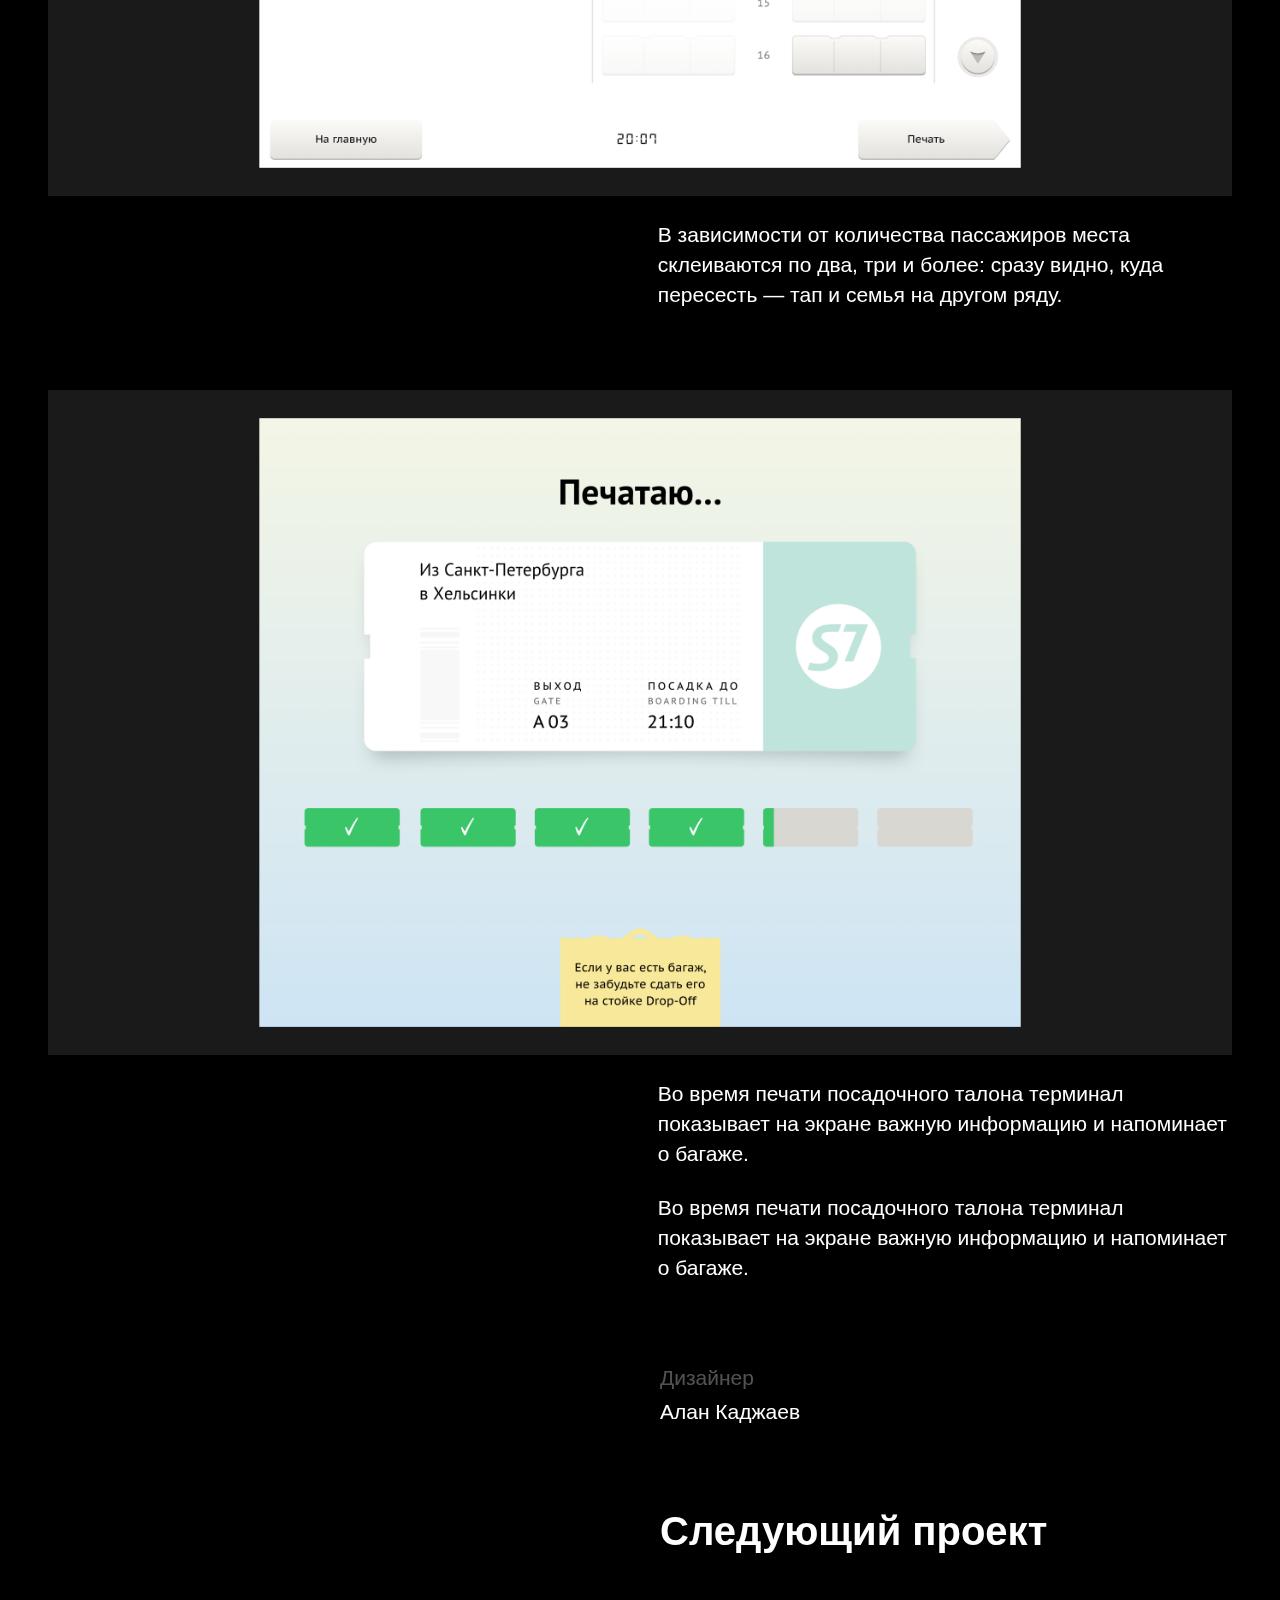
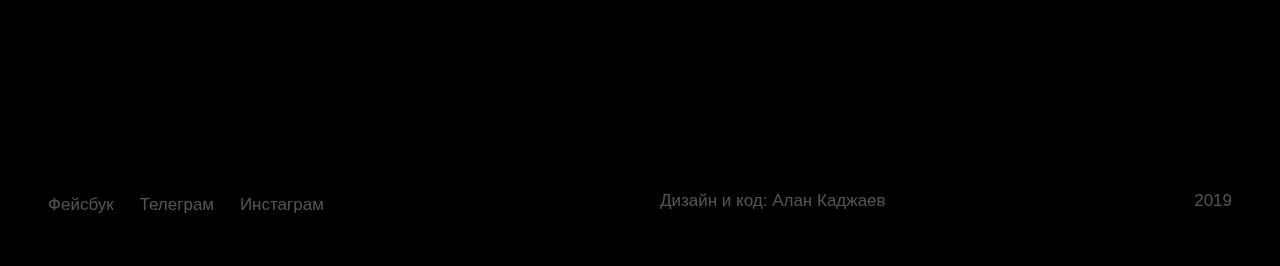
<file: terminal.html>
<!DOCTYPE html>
<html>
  <head>
    <meta charset="utf-8">
    <meta name="viewport" content="width=device-width, initial-scale=1">
    <title>Дизайнер Алан Каджаев</title>
    <link href="css/style.css" rel="stylesheet">
    <script src="https://ajax.googleapis.com/ajax/libs/jquery/2.1.4/jquery.min.js">
    </script>
  </head>

  <body>
    <div class="wrapper">
      <header class="site-header">
        <nav class="site-header__nav">
          <p class="site-header__date">2016</p>
          <a href="/index.html" class="site-header--4-6 site-header__link">Алан Каджаев</a>
          <a href="/about.html" class="site-header--6-7 site-header__link">Обо мне</a>
        </nav>
      </header>

      <main class="project">
        <div class="project__col-4-7">
          <h1 class="project__heading">Концепция терминала самостоятельной регистрации</h1>
          <p class="project__lead">В&nbsp;рамках вступительного задания <a href="https://bureau.ru/school/29aug2016/#level1" class="link">в&nbsp;Школу дизайнеров</a> переосмыслил сценарий самостоятельной регистрации на&nbsp;рейс. Свёл к&nbsp;минимуму участие пассажира в&nbsp;регистрации с&nbsp;помощью бесконтактной технологии.</p>
        </div>
        <div class="project__col-4-7">
          <h2 class="project__subheading">Сценарий на&nbsp;раз-два</h2>
          <p class="project__lead">Пассажир в&nbsp;приложении терминала вводит номер бронирования.</p>
          <p class="project__lead">В&nbsp;аэропорту смартфон по&nbsp;NFC передает номер бронирования терминалу — тот начинает регистрацию.</p>
        </div>
        <div class="project__col-1-7">
          <img src="img/terminal/terminal-loading.png" alt="Загрузка" class="project__img">
          <p class="project__text">Терминал делится информацией о&nbsp;рейсе во&nbsp;время загрузки, а&nbsp;после любезно подсказывает, чей паспорт сканировать и&nbsp;какую страницу.</p>
        </div>
        <div class="project__col-1-7">
          <img src="img/terminal/terminal-scan.png" alt="Сканирование" class="project__img">
          <p class="project__text">Терминал подсказывает и&nbsp;показывает, что делать.</p>
        </div>
        <div class="project__col-1-7">
          <img src="img/terminal/terminal-places.png" alt="Выбор места" class="project__img">
          <p class="project__text">В&nbsp;зависимости от&nbsp;количества пассажиров места склеиваются по&nbsp;два, три и&nbsp;более: сразу видно, куда пересесть&nbsp;&mdash; тап и&nbsp;семья на&nbsp;другом ряду.</p>
        </div>
        <div class="project__col-1-7">
          <img src="img/terminal/terminal-printing.png" alt="Печать" class="project__img">
          <p class="project__text">Во&nbsp;время печати посадочного талона терминал показывает на&nbsp;экране важную информацию и&nbsp;напоминает о&nbsp;багаже.</p>
          <p class="project__text">Во&nbsp;время печати посадочного талона терминал показывает на&nbsp;экране важную информацию и&nbsp;напоминает о&nbsp;багаже.</p>
        </div>
        <div class="project__col-4-7">
          <h3 class="project__subheading">Дизайнер</h3>
          <p class="project__names">Алан Каджаев</p>
        </div>

        <div class="project__col-4-7">
          <a href="cian.html" class="project__nav">Следующий проект</a>
        </div>
      </main>

      <footer class="site-footer">
        <div class="site-footer--1-4">
          <a href="" class="site-footer__link">Фейсбук</a>
          <a href="" class="site-footer__link">Телеграм</a>
          <a href="" class="site-footer__link">Инстаграм</a>
        </div>

        <div class="site-footer--4-6">
          <p class="site-footer__text">Дизайн и&nbsp;код: Алан Каджаев</p>
        </div>

        <div class="site-footer--6-7">
          <p class="site-footer__text site-footer__text--date">2019</p>
        </div>
      </footer>

    </div>
  </body>
</html>
</file>
<file: css/style.css>
@charset "UTF-8";
/*! normalize.css v7.0.0 | MIT License | github.com/necolas/normalize.css */
/* Document
   ========================================================================== */
/**
 * 1. Correct the line height in all browsers.
 * 2. Prevent adjustments of font size after orientation changes in
 *    IE on Windows Phone and in iOS.
 */
html {
  line-height: 1.15;
  /* 1 */
  -ms-text-size-adjust: 100%;
  /* 2 */
  -webkit-text-size-adjust: 100%;
  /* 2 */ }

/* Sections
   ========================================================================== */
/**
 * Remove the margin in all browsers (opinionated).
 */
body {
  margin: 0; }

/**
 * Add the correct display in IE 9-.
 */
article,
aside,
footer,
header,
nav,
section {
  display: block; }

/**
 * Correct the font size and margin on `h1` elements within `section` and
 * `article` contexts in Chrome, Firefox, and Safari.
 */
h1 {
  font-size: 2em;
  margin: 0.67em 0; }

/* Grouping content
   ========================================================================== */
/**
 * Add the correct display in IE 9-.
 * 1. Add the correct display in IE.
 */
figcaption,
figure,
main {
  /* 1 */
  display: block; }

/**
 * Add the correct margin in IE 8.
 */
figure {
  margin: 1em 40px; }

/**
 * 1. Add the correct box sizing in Firefox.
 * 2. Show the overflow in Edge and IE.
 */
hr {
  -webkit-box-sizing: content-box;
          box-sizing: content-box;
  /* 1 */
  height: 0;
  /* 1 */
  overflow: visible;
  /* 2 */ }

/**
 * 1. Correct the inheritance and scaling of font size in all browsers.
 * 2. Correct the odd `em` font sizing in all browsers.
 */
pre {
  font-family: monospace, monospace;
  /* 1 */
  font-size: 1em;
  /* 2 */ }

/* Text-level semantics
   ========================================================================== */
/**
 * 1. Remove the gray background on active links in IE 10.
 * 2. Remove gaps in links underline in iOS 8+ and Safari 8+.
 */
a {
  background-color: transparent;
  /* 1 */
  -webkit-text-decoration-skip: objects;
  /* 2 */ }

/**
 * 1. Remove the bottom border in Chrome 57- and Firefox 39-.
 * 2. Add the correct text decoration in Chrome, Edge, IE, Opera, and Safari.
 */
abbr[title] {
  border-bottom: none;
  /* 1 */
  text-decoration: underline;
  /* 2 */
  -webkit-text-decoration: underline dotted;
          text-decoration: underline dotted;
  /* 2 */ }

/**
 * Prevent the duplicate application of `bolder` by the next rule in Safari 6.
 */
b,
strong {
  font-weight: inherit; }

/**
 * Add the correct font weight in Chrome, Edge, and Safari.
 */
b,
strong {
  font-weight: bolder; }

/**
 * 1. Correct the inheritance and scaling of font size in all browsers.
 * 2. Correct the odd `em` font sizing in all browsers.
 */
code,
kbd,
samp {
  font-family: monospace, monospace;
  /* 1 */
  font-size: 1em;
  /* 2 */ }

/**
 * Add the correct font style in Android 4.3-.
 */
dfn {
  font-style: italic; }

/**
 * Add the correct background and color in IE 9-.
 */
mark {
  background-color: #ff0;
  color: #000; }

/**
 * Add the correct font size in all browsers.
 */
small {
  font-size: 80%; }

/**
 * Prevent `sub` and `sup` elements from affecting the line height in
 * all browsers.
 */
sub,
sup {
  font-size: 75%;
  line-height: 0;
  position: relative;
  vertical-align: baseline; }

sub {
  bottom: -0.25em; }

sup {
  top: -0.5em; }

/* Embedded content
   ========================================================================== */
/**
 * Add the correct display in IE 9-.
 */
audio,
video {
  display: inline-block; }

/**
 * Add the correct display in iOS 4-7.
 */
audio:not([controls]) {
  display: none;
  height: 0; }

/**
 * Remove the border on images inside links in IE 10-.
 */
img {
  border-style: none; }

/**
 * Hide the overflow in IE.
 */
svg:not(:root) {
  overflow: hidden; }

/* Forms
   ========================================================================== */
/**
 * 1. Change the font styles in all browsers (opinionated).
 * 2. Remove the margin in Firefox and Safari.
 */
button,
input,
optgroup,
select,
textarea {
  font-family: sans-serif;
  /* 1 */
  font-size: 100%;
  /* 1 */
  line-height: 1.15;
  /* 1 */
  margin: 0;
  /* 2 */ }

/**
 * Show the overflow in IE.
 * 1. Show the overflow in Edge.
 */
button,
input {
  /* 1 */
  overflow: visible; }

/**
 * Remove the inheritance of text transform in Edge, Firefox, and IE.
 * 1. Remove the inheritance of text transform in Firefox.
 */
button,
select {
  /* 1 */
  text-transform: none; }

/**
 * 1. Prevent a WebKit bug where (2) destroys native `audio` and `video`
 *    controls in Android 4.
 * 2. Correct the inability to style clickable types in iOS and Safari.
 */
button,
html [type="button"],
[type="reset"],
[type="submit"] {
  -webkit-appearance: button;
  /* 2 */ }

/**
 * Remove the inner border and padding in Firefox.
 */
button::-moz-focus-inner,
[type="button"]::-moz-focus-inner,
[type="reset"]::-moz-focus-inner,
[type="submit"]::-moz-focus-inner {
  border-style: none;
  padding: 0; }

/**
 * Restore the focus styles unset by the previous rule.
 */
button:-moz-focusring,
[type="button"]:-moz-focusring,
[type="reset"]:-moz-focusring,
[type="submit"]:-moz-focusring {
  outline: 1px dotted ButtonText; }

/**
 * Correct the padding in Firefox.
 */
fieldset {
  padding: 0.35em 0.75em 0.625em; }

/**
 * 1. Correct the text wrapping in Edge and IE.
 * 2. Correct the color inheritance from `fieldset` elements in IE.
 * 3. Remove the padding so developers are not caught out when they zero out
 *    `fieldset` elements in all browsers.
 */
legend {
  -webkit-box-sizing: border-box;
          box-sizing: border-box;
  /* 1 */
  color: inherit;
  /* 2 */
  display: table;
  /* 1 */
  max-width: 100%;
  /* 1 */
  padding: 0;
  /* 3 */
  white-space: normal;
  /* 1 */ }

/**
 * 1. Add the correct display in IE 9-.
 * 2. Add the correct vertical alignment in Chrome, Firefox, and Opera.
 */
progress {
  display: inline-block;
  /* 1 */
  vertical-align: baseline;
  /* 2 */ }

/**
 * Remove the default vertical scrollbar in IE.
 */
textarea {
  overflow: auto; }

/**
 * 1. Add the correct box sizing in IE 10-.
 * 2. Remove the padding in IE 10-.
 */
[type="checkbox"],
[type="radio"] {
  -webkit-box-sizing: border-box;
          box-sizing: border-box;
  /* 1 */
  padding: 0;
  /* 2 */ }

/**
 * Correct the cursor style of increment and decrement buttons in Chrome.
 */
[type="number"]::-webkit-inner-spin-button,
[type="number"]::-webkit-outer-spin-button {
  height: auto; }

/**
 * 1. Correct the odd appearance in Chrome and Safari.
 * 2. Correct the outline style in Safari.
 */
[type="search"] {
  -webkit-appearance: textfield;
  /* 1 */
  outline-offset: -2px;
  /* 2 */ }

/**
 * Remove the inner padding and cancel buttons in Chrome and Safari on macOS.
 */
[type="search"]::-webkit-search-cancel-button,
[type="search"]::-webkit-search-decoration {
  -webkit-appearance: none; }

/**
 * 1. Correct the inability to style clickable types in iOS and Safari.
 * 2. Change font properties to `inherit` in Safari.
 */
::-webkit-file-upload-button {
  -webkit-appearance: button;
  /* 1 */
  font: inherit;
  /* 2 */ }

/* Interactive
   ========================================================================== */
/*
 * Add the correct display in IE 9-.
 * 1. Add the correct display in Edge, IE, and Firefox.
 */
details,
menu {
  display: block; }

/*
 * Add the correct display in all browsers.
 */
summary {
  display: list-item; }

/* Scripting
   ========================================================================== */
/**
 * Add the correct display in IE 9-.
 */
canvas {
  display: inline-block; }

/**
 * Add the correct display in IE.
 */
template {
  display: none; }

/* Hidden
   ========================================================================== */
/**
 * Add the correct display in IE 10-.
 */
[hidden] {
  display: none; }

@font-face {
  font-family: 'TT Travels';
  font-weight: 500;
  font-style: normal;
  src: url("../fonts/350F82_B_0.eot");
  src: url("../fonts/350F82_B_0.eot?#iefix") format("embedded-opentype"), url("../fonts/350F82_B_0.woff2") format("woff2"), url("../fonts/350F82_B_0.woff") format("woff"), url("../fonts/350F82_B_0.ttf") format("truetype"); }

@font-face {
  font-family: 'CSTM Xprmntl 2';
  font-weight: 700;
  font-style: normal;
  src: url("../fonts/CSTM02-Bold.eot");
  src: url("../fonts/CSTM02-Bold.eot?#iefix") format("embedded-opentype"), url("../fonts/CSTM02-Bold.woff2") format("woff2"), url("../fonts/CSTM02-Bold.woff") format("woff"), url("../fonts/CSTM02-Bold.ttf") format("truetype"); }

@font-face {
  font-family: 'CSTM Xprmntl 2';
  font-weight: 400;
  font-style: italic;
  src: url("../fonts/CSTM02-Italic.eot");
  src: url("../fonts/CSTM02-Italic.eot?#iefix") format("embedded-opentype"), url("../fonts/CSTM02-Italic.woff2") format("woff2"), url("../fonts/CSTM02-Italic.woff") format("woff"), url("../fonts/CSTM02-Italic.ttf") format("truetype"); }

.link {
  text-decoration: none;
  border-bottom: 1px solid rgba(255, 255, 255, 0.72);
  color: #FFFFFF;
  -webkit-transition: 200ms;
  transition: 200ms; }
  .link:visited {
    opacity: .16; }
  .link:hover {
    opacity: .48; }

.wrapper {
  margin: 0 auto;
  overflow: hidden;
  padding: 0 16px;
  margin-bottom: 32px; }
  @media (min-width: 1024px) {
    .wrapper {
      padding: 0 48px;
      max-width: 1480px;
      margin-bottom: 48px; } }

.site-header {
  margin-top: 12px; }
  @media (min-width: 700px) {
    .site-header {
      margin-top: 24px; } }

.site-header--4-6 {
  grid-column: 4 / 6; }

.site-header--6-7 {
  grid-column: 6 / 7;
  justify-self: end; }

.site-header__nav {
  mix-blend-mode: exclusion;
  display: block; }
  @media (min-width: 700px) {
    .site-header__nav {
      display: grid;
      grid-template-columns: 1fr 1fr 1fr 1fr 1fr 1fr;
      grid-row-gap: 80px;
      grid-column-gap: 40px; } }

.site-header__date {
  font-weight: 700;
  font-size: 17px;
  line-height: 26px;
  margin: 0;
  font-variant-numeric: tabular-nums;
  -webkit-font-feature-settings: "tnum", "zero";
  font-feature-settings: "tnum", "zero"; }
  @media (min-width: 1024px) {
    .site-header__date {
      font-size: 21px;
      line-height: 30px; } }

.site-header__date--fix {
  display: none;
  position: fixed; }

.site-header__link {
  display: block;
  font-weight: 700;
  font-size: 17px;
  line-height: 26px;
  text-decoration: none;
  color: #FFFFFF;
  cursor: pointer;
  -webkit-transition: all 300ms ease;
  transition: all 300ms ease; }
  .site-header__link:hover {
    opacity: .32; }
  @media (min-width: 1024px) {
    .site-header__link {
      font-size: 21px;
      line-height: 30px; } }

.site-header__link--active:hover {
  cursor: text;
  opacity: 1;
  color: #FFFFFF; }

.site-header__link:last-child {
  padding-right: 0; }

.site-header__heading {
  margin: 0;
  padding-right: 6px;
  position: fixed;
  width: 97%;
  margin-top: 34vh;
  font-family: 'CSTM Xprmntl 2', sans-serif;
  font-style: italic;
  font-weight: 400;
  font-size: 62px;
  line-height: 1;
  text-align: center;
  -webkit-transition: all 800ms ease;
  transition: all 800ms ease;
  z-index: 100; }
  @media (min-width: 700px) {
    .site-header__heading {
      margin-top: 39vh;
      font-size: 120px; } }
  @media (min-width: 1024px) {
    .site-header__heading {
      margin-top: 37vh;
      padding-right: 48px;
      font-size: 164px; } }

.content {
  opacity: .12;
  margin-top: 40vh; }
  @media (min-width: 700px) {
    .content {
      margin-top: 40vh;
      margin-bottom: 240px;
      display: grid;
      grid-row-gap: 120px;
      grid-column-gap: 40px;
      grid-template-columns: 2fr 2fr 2fr 2fr 2fr 2fr;
      opacity: .12;
      -webkit-transition: all 1200ms ease;
      transition: all 1200ms ease; } }

.content__col-1-4 {
  grid-column: 1 / 4; }

.content__col-1-5 {
  grid-column: 1 / 5; }

.content__col-1-6 {
  grid-column: 1 / 6; }

.content__col-1-7 {
  grid-column: 1 / 7; }

.content__col-2-3 {
  grid-column: 2 / 3; }

.content__col-2-4 {
  grid-column: 2 / 4; }

.content__col-2-5 {
  grid-column: 2 / 5; }

.content__col-2-6 {
  grid-column: 2 / 6; }

.content__col-2-7 {
  grid-column: 2 / 7; }

.content__col-3-5 {
  grid-column: 3 / 5; }

.content__col-3-6 {
  grid-column: 3 / 6; }

.content__col-3-7 {
  grid-column: 3 / 7; }

.content__col-4-6 {
  grid-column: 4 / 6; }

.content__col-4-7 {
  grid-column: 4 / 7; }

.content__col-5-6 {
  grid-column: 5 / 6; }

.content__col-5-7 {
  grid-column: 5 / 7; }

.content__row-4 {
  grid-row: 4; }

.content__date {
  display: none;
  font-family: "Formular", sans-serif;
  font-size: 14px;
  line-height: 20px;
  font-weight: bold;
  opacity: .4;
  font-variant-numeric: tabular-nums;
  -webkit-font-feature-settings: "tnum", "zero";
  font-feature-settings: "tnum", "zero"; }

.content__dash {
  position: relative;
  padding-left: 40px; }
  .content__dash:before {
    content: "";
    position: absolute;
    background-color: white;
    width: 32px;
    height: 1px;
    top: 8px;
    left: 4px; }

.content__texts {
  max-width: 680px; }

.content__heading {
  margin: 0;
  margin-top: 8px;
  font-size: 28px;
  line-height: 40px;
  font-weight: normal; }

.content__text {
  display: none;
  margin: 0;
  padding: 0;
  margin-top: 8px;
  opacity: .64; }

.content__img {
  display: block;
  margin-top: 64px;
  -webkit-transition: all 400ms ease;
  transition: all 400ms ease; }
  .content__img:hover {
    -webkit-transform: scale(1.02);
            transform: scale(1.02); }

.project {
  margin-top: 20vh;
  margin-bottom: 72px;
  display: block; }
  @media (min-width: 700px) {
    .project {
      display: grid;
      grid-row-gap: 80px;
      grid-column-gap: 40px;
      grid-template-columns: 1fr 1fr 1fr 1fr 1fr 1fr; } }
  @media (min-width: 1024px) {
    .project {
      margin-top: 40vh; } }

.project__col-1-4 {
  grid-column: 1 / 4; }

.project__col-1-5 {
  grid-column: 1 / 5; }

.project__col-1-6 {
  grid-column: 1 / 6; }

.project__col-1-7 {
  grid-column: 1 / 7; }

.project__col-2-3 {
  grid-column: 2 / 3; }

.project__col-2-4 {
  grid-column: 2 / 4; }

.project__col-2-5 {
  grid-column: 2 / 5; }

.project__col-2-6 {
  grid-column: 2 / 6; }

.project__col-3-5 {
  grid-column: 3 / 5; }

.project__col-3-6 {
  grid-column: 3 / 6; }

.project__col-3-7 {
  grid-column: 3 / 7; }

.project__col-4-5 {
  grid-column: 4 / 5; }

.project__col-4-6 {
  grid-column: 4 / 6; }

.project__col-4-7 {
  grid-column: 4 / 7; }

.project__col-5-7 {
  grid-column: 5 / 7; }

.project__col-6-7 {
  grid-column: 6 / 7; }

.project__row-4 {
  grid-row: 4; }

.project__date {
  display: none;
  font-family: "Formular", sans-serif;
  font-size: 14px;
  font-weight: bold;
  opacity: .4;
  line-height: 20px;
  font-variant-numeric: tabular-nums;
  -webkit-font-feature-settings: "tnum", "zero";
  font-feature-settings: "tnum", "zero"; }

.project__dash {
  position: relative;
  padding-left: 40px; }
  .project__dash:before {
    project: "";
    position: absolute;
    background-color: white;
    width: 32px;
    height: 1px;
    top: 8px;
    left: 4px; }

.project__lead {
  margin: 0;
  margin-top: 12px;
  font-size: 17px;
  line-height: 26px; }
  @media (min-width: 1024px) {
    .project__lead {
      margin-top: 24px;
      font-size: 21px;
      line-height: 30px; } }

.project__text {
  margin: 0;
  margin-bottom: 12px;
  font-size: 17px;
  line-height: 26px; }
  @media (min-width: 700px) {
    .project__text {
      max-width: 48.5%;
      margin-top: 24px;
      margin-bottom: 0;
      margin-left: auto; } }
  @media (min-width: 1024px) {
    .project__text {
      font-size: 21px;
      line-height: 30px; } }

.project__heading {
  margin: 0;
  margin-top: 8px;
  font-weight: 700;
  letter-spacing: -1px;
  font-size: 30px;
  line-height: 39px; }
  @media (min-width: 1024px) {
    .project__heading {
      font-size: 40px;
      line-height: 49px; } }

.project__subheading {
  margin: 0;
  margin-top: 24px;
  font-weight: normal;
  font-size: 17px;
  line-height: 26px;
  opacity: .32; }
  .project__subheading:first-child {
    margin-top: 24px; }
  @media (min-width: 700px) {
    .project__subheading {
      margin-top: 24px;
      font-size: 21px;
      line-height: 30px; }
      .project__subheading:first-child {
        margin-top: 0; } }

.project__names {
  margin: 0;
  padding: 0;
  font-size: 17px;
  line-height: 26px; }
  @media (min-width: 1024px) {
    .project__names {
      margin-top: 4px;
      font-size: 21px;
      line-height: 30px; } }

.project__copyright {
  margin: 0;
  padding: 0;
  margin-bottom: 24px;
  font-size: 17px;
  line-height: 26px;
  opacity: .32; }
  @media (min-width: 700px) {
    .project__copyright {
      margin: 0;
      margin-top: 16px;
      font-size: 17px;
      line-height: 26px; } }

.project__img {
  margin-top: 24px;
  margin-bottom: 12px; }
  @media (min-width: 700px) {
    .project__img {
      display: block;
      -webkit-transition: all 400ms ease;
      transition: all 400ms ease;
      margin-top: 0;
      margin-bottom: 0; } }

.project__img--before {
  position: relative; }

.project__img--before::before {
  content: "Было";
  position: absolute;
  top: 36px;
  left: 12px;
  font-size: 17px;
  line-height: 26px;
  opacity: .32; }
  @media (min-width: 700px) {
    .project__img--before::before {
      top: 8px;
      left: 16px; } }

.project__img--after {
  position: relative; }

.project__img--after::before {
  content: "Стало";
  position: absolute;
  top: 36px;
  left: 12px;
  font-size: 17px;
  line-height: 26px;
  opacity: .32; }
  @media (min-width: 700px) {
    .project__img--after::before {
      top: 8px;
      left: 16px; } }

.project__nav {
  display: block;
  margin-top: 40px;
  font-size: 30px;
  line-height: 39px;
  font-weight: bold;
  color: white;
  text-decoration: none;
  -webkit-transition: all 300ms ease;
  transition: all 300ms ease; }
  .project__nav:hover {
    opacity: .32; }
  @media (min-width: 700px) {
    .project__nav {
      margin-top: 0;
      margin-bottom: 160px;
      font-size: 40px;
      line-height: 49px; } }

.site-footer {
  display: block;
  margin-top: 80px; }
  @media (min-width: 700px) {
    .site-footer {
      margin: 0;
      display: grid;
      grid-template-columns: 1fr 1fr 1fr 1fr 1fr 1fr;
      grid-row-gap: 32px;
      grid-column-gap: 40px; } }

.site-footer--1-4 {
  display: -webkit-box;
  display: -ms-flexbox;
  display: flex;
  -webkit-box-pack: justify;
      -ms-flex-pack: justify;
          justify-content: space-between;
  margin-bottom: 24px;
  border-bottom: 1px solid rgba(255, 255, 255, 0.16); }
  @media (min-width: 700px) {
    .site-footer--1-4 {
      display: inline;
      grid-column: 1 / 4;
      margin: 0;
      border: none; } }

@media (min-width: 700px) {
  .site-footer--1-7 {
    grid-column: 1 / 7; } }

@media (min-width: 700px) {
  .site-footer--4-6 {
    grid-column: 4 / 6; } }

@media (min-width: 700px) {
  .site-footer--4-7 {
    grid-column: 4 / 7; } }

@media (min-width: 700px) {
  .site-footer--6-7 {
    grid-column: 6 / 7;
    justify-self: end; } }

.site-footer__link {
  padding-bottom: 12px;
  font-size: 17px;
  line-height: 26px;
  color: white;
  text-decoration: none;
  opacity: .32;
  -webkit-transition: all 300ms ease;
  transition: all 300ms ease; }
  .site-footer__link:hover {
    opacity: 1; }
  @media (min-width: 1024px) {
    .site-footer__link {
      margin-right: 20px;
      padding: 0;
      font-size: 17px;
      line-height: 26px; }
      .site-footer__link:last-child {
        margin-right: 0; } }

.site-footer__text {
  margin: 0;
  padding: 0;
  font-size: 14px;
  line-height: 22px;
  opacity: .32; }
  @media (min-width: 1024px) {
    .site-footer__text {
      font-size: 17px;
      line-height: 26px; } }

.site-footer__text--date {
  display: none; }
  @media (min-width: 700px) {
    .site-footer__text--date {
      display: block; } }

* {
  -webkit-box-sizing: border-box;
          box-sizing: border-box;
  -webkit-font-smoothing: antialiased;
  -moz-osx-font-smoothing: grayscale; }

body {
  font-family: "Formular", sans-serif;
  font-size: 21px;
  line-height: 30px;
  margin: 0;
  padding: 0;
  color: #FFFFFF;
  background: #000;
  -webkit-transition: all ease 1000ms;
  transition: all ease 1000ms; }

img {
  max-width: 100%;
  height: auto; }

video {
  margin-top: 24px;
  margin-bottom: 12px; }
  @media (min-width: 700px) {
    video {
      display: block;
      -webkit-transition: all 400ms ease;
      transition: all 400ms ease;
      margin-top: 0;
      margin-bottom: 0; } }

blockquote {
  margin: 0;
  padding: 0; }

hr {
  display: none;
  margin: 0;
  opacity: .12; }
</file>
